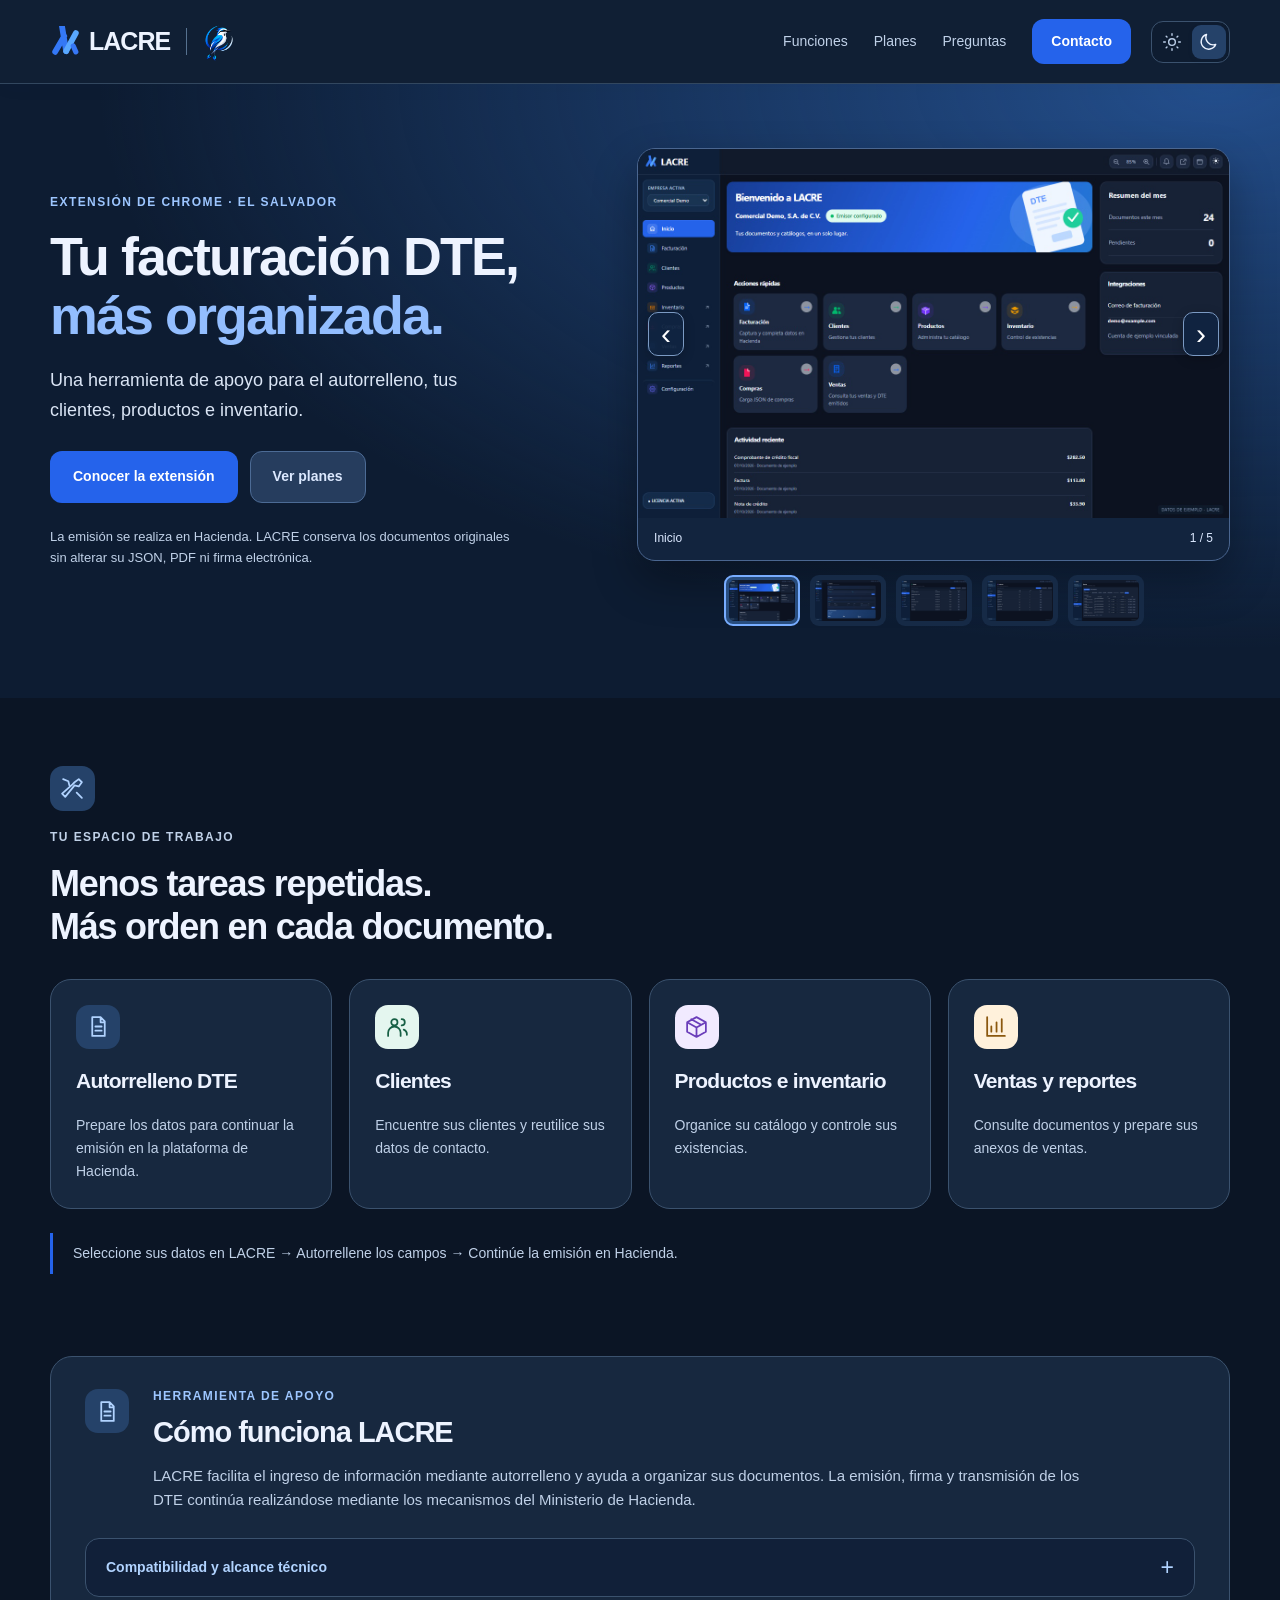
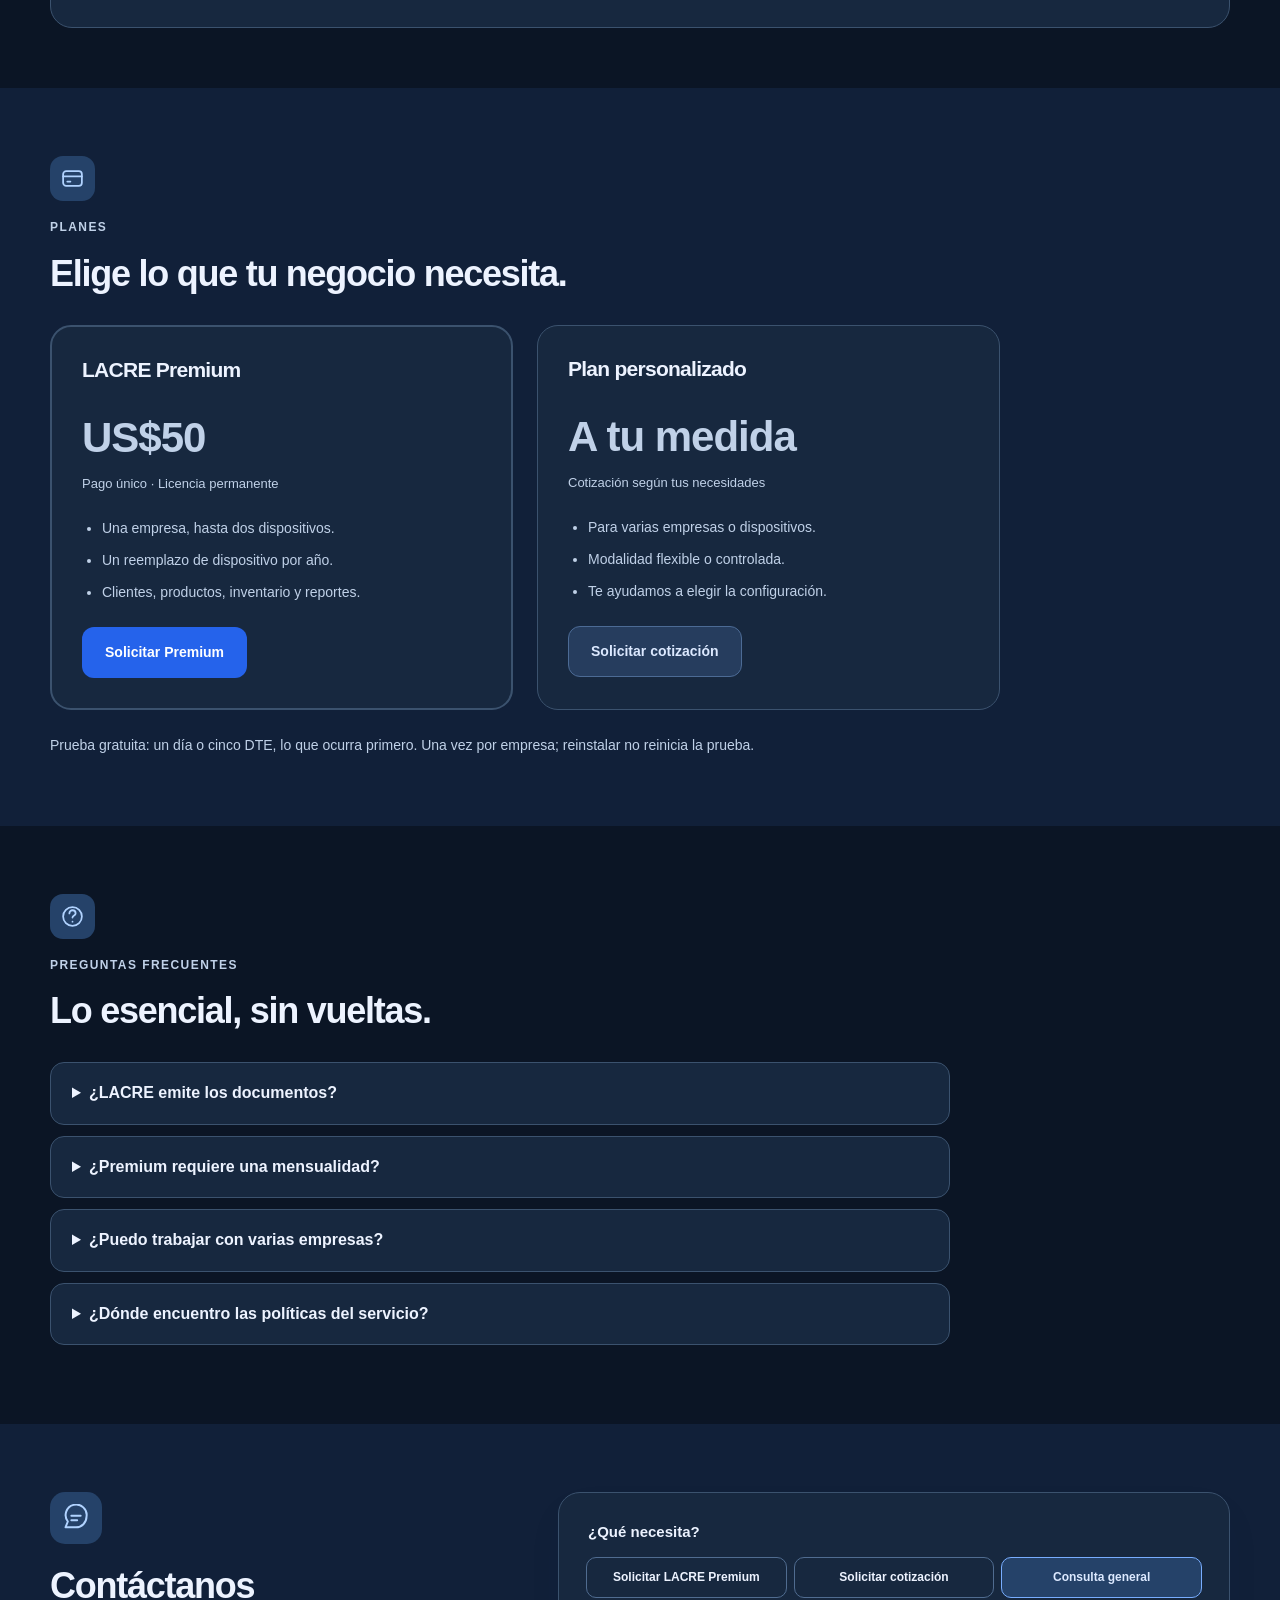
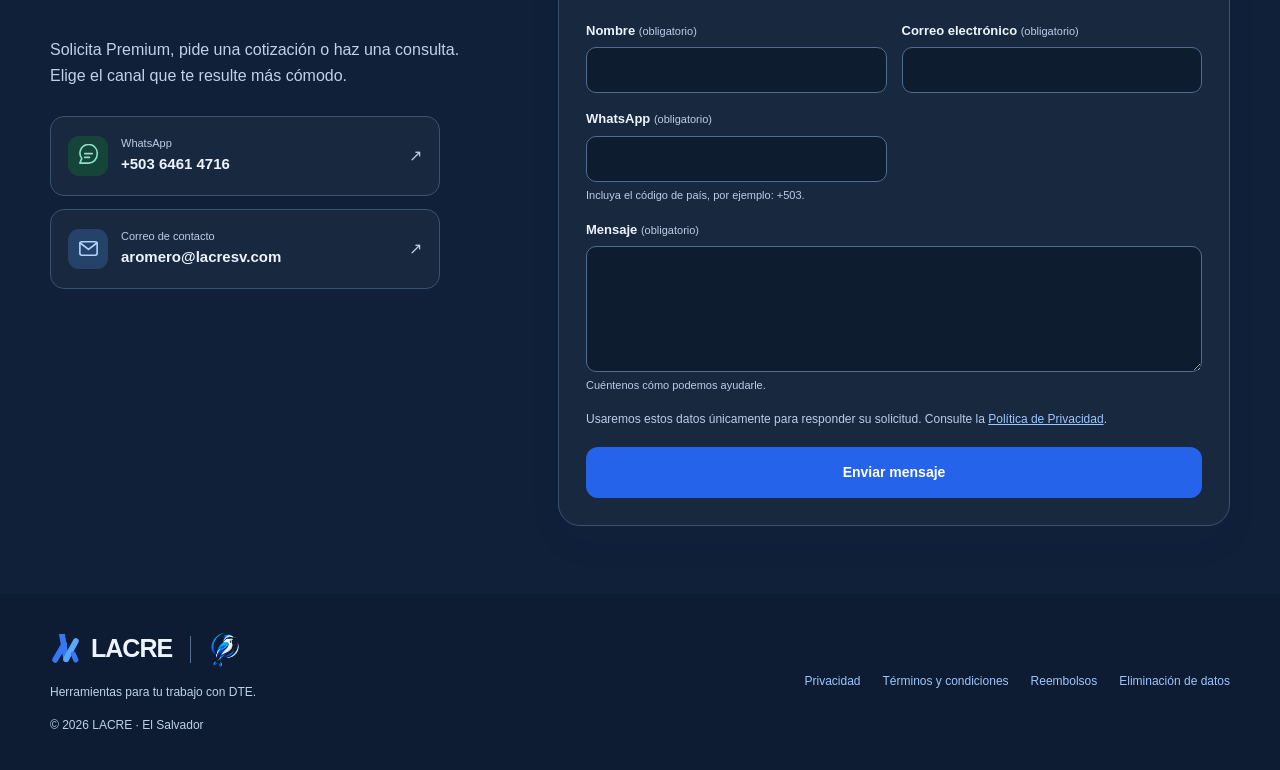
<file: index.html>
<!doctype html><html lang="es-SV" data-theme="dark"><head>
<meta charset="UTF-8">
<meta name="viewport" content="width=device-width, initial-scale=1">
<title>LACRE — Extensión de Chrome para facturación electrónica DTE</title>
<meta name="description" content="LACRE es una herramienta de apoyo para el autorrelleno y la organización de clientes, productos, inventario y documentos DTE en El Salvador.">
<meta name="theme-color" content="#122744">

<meta name="referrer" content="strict-origin-when-cross-origin">
<link rel="canonical" href="https://lacresv.com/">
<link rel="icon" href="/favicon.ico" sizes="any">
<link rel="icon" type="image/png" sizes="48x48" href="/assets/favicon-48x48.png">
<link rel="icon" type="image/png" sizes="96x96" href="/assets/favicon-96x96.png">
<link rel="icon" type="image/png" sizes="192x192" href="/assets/favicon-192x192.png">
<link rel="apple-touch-icon" href="/assets/apple-touch-icon.png">
<meta property="og:site_name" content="LACRE">
<meta property="og:locale" content="es_SV">
<meta property="og:type" content="website">
<meta property="og:title" content="LACRE — Extensión de Chrome para facturación electrónica DTE">
<meta property="og:description" content="LACRE es una herramienta de apoyo para el autorrelleno y la organización de clientes, productos, inventario y documentos DTE en El Salvador.">
<meta property="og:url" content="https://lacresv.com/">
<meta property="og:image" content="https://lacresv.com/assets/torogoz-social.png">
<meta property="og:image:width" content="1200">
<meta property="og:image:height" content="1200">
<meta property="og:image:alt" content="Torogoz, ave nacional de El Salvador y símbolo de LACRE">
<meta name="twitter:card" content="summary">
<meta name="twitter:title" content="LACRE — Extensión de Chrome para facturación electrónica DTE">
<meta name="twitter:description" content="LACRE es una herramienta de apoyo para el autorrelleno y la organización de clientes, productos, inventario y documentos DTE en El Salvador.">
<meta name="twitter:image" content="https://lacresv.com/assets/torogoz-social.png">
<script type="application/ld+json">
{
  "@context": "https://schema.org",
  "@graph": [
    {
      "@type": "WebSite",
      "@id": "https://lacresv.com/#website",
      "url": "https://lacresv.com/",
      "name": "LACRE",
      "description": "LACRE es una herramienta de apoyo para el autorrelleno y la organización de clientes, productos, inventario y documentos DTE en El Salvador.",
      "inLanguage": "es-SV"
    },
    {
      "@type": "SoftwareApplication",
      "@id": "https://lacresv.com/#software",
      "name": "LACRE",
      "url": "https://lacresv.com/",
      "description": "LACRE es una extensión de Chrome para facturación electrónica en El Salvador. Se utiliza junto al portal de Facturación Electrónica del Ministerio de Hacienda. Es una herramienta independiente y no es un producto oficial del Ministerio de Hacienda.",
      "applicationCategory": "BusinessApplication",
      "operatingSystem": "Google Chrome",
      "browserRequirements": "Requiere Google Chrome",
      "inLanguage": "es-SV",
      "image": "https://lacresv.com/assets/torogoz-social.png",
      "installUrl": "https://chromewebstore.google.com/detail/lacre/npgfagljbcemdihigcihmjnohonejcgd",
      "isPartOf": {
        "@id": "https://lacresv.com/#website"
      },
      "featureList": [
        "Rellenado asistido en el portal",
        "Clientes y Productos",
        "Historial de documentos",
        "Inventario",
        "Respaldo y restauración",
        "Importación desde Excel",
        "Envío por correo"
      ],
      "offers": [
        {
          "@type": "Offer",
          "name": "LACRE Premium",
          "url": "https://lacresv.com/#planes",
          "price": "50",
          "priceCurrency": "USD",
          "availability": "https://schema.org/InStock",
          "description": "Pago único. Licencia permanente. 1 empresa y hasta 2 dispositivos de la misma empresa. 1 reemplazo de dispositivo por año."
        },
        {
          "@type": "Offer",
          "name": "Licencia personalizada",
          "url": "https://lacresv.com/#contacto",
          "availability": "https://schema.org/InStock",
          "description": "Precio bajo cotización. Varias empresas y dispositivos, modalidad flexible o controlada y reemplazos configurables según las necesidades del cliente."
        }
      ]
    },
    {
      "@type": "FAQPage",
      "@id": "https://lacresv.com/#faq",
      "mainEntity": [
        {
          "@type": "Question",
          "name": "¿Qué es LACRE?",
          "acceptedAnswer": {
            "@type": "Answer",
            "text": "LACRE es una extensión de Chrome para facturación electrónica en El Salvador. Se usa junto al portal de Facturación Electrónica de Hacienda y ayuda a rellenar datos, administrar clientes y productos, consultar el historial de documentos, llevar inventario, respaldar y restaurar su información, importar desde Excel y enviar documentos por correo."
          }
        },
        {
          "@type": "Question",
          "name": "¿Cuánto cuesta LACRE Premium?",
          "acceptedAnswer": {
            "@type": "Answer",
            "text": "LACRE Premium cuesta US$50, pago único y precio final."
          }
        },
        {
          "@type": "Question",
          "name": "¿La licencia Premium es permanente?",
          "acceptedAnswer": {
            "@type": "Answer",
            "text": "Sí. Premium es de pago único: no hay cuotas ni renovaciones por la licencia y esta no tiene fecha de vencimiento. Aplican los Términos y Condiciones."
          }
        },
        {
          "@type": "Question",
          "name": "¿En cuántos dispositivos puedo usar Premium?",
          "acceptedAnswer": {
            "@type": "Answer",
            "text": "En hasta 2 dispositivos, siempre de la misma empresa."
          }
        },
        {
          "@type": "Question",
          "name": "¿Cómo funciona el reemplazo de dispositivo?",
          "acceptedAnswer": {
            "@type": "Answer",
            "text": "Premium incluye 1 reemplazo de dispositivo por año. Sirve para sustituir uno de sus dispositivos autorizados por otro, por ejemplo si cambia o pierde una computadora. Si no lo utiliza, no se acumula para el año siguiente."
          }
        },
        {
          "@type": "Question",
          "name": "¿Qué es una licencia personalizada?",
          "acceptedAnswer": {
            "@type": "Answer",
            "text": "Es una licencia configurada según sus necesidades: número de empresas, número de dispositivos, reemplazos y modalidad. Se cotiza a la medida."
          }
        },
        {
          "@type": "Question",
          "name": "¿Cuál es la diferencia entre modalidad flexible y controlada?",
          "acceptedAnswer": {
            "@type": "Answer",
            "text": "Flexible: los dispositivos autorizados pueden trabajar con las empresas autorizadas según los límites contratados. Controlada: la configuración determina qué empresas puede utilizar cada dispositivo; por ejemplo, un despacho decide qué empresas atiende cada equipo."
          }
        },
        {
          "@type": "Question",
          "name": "¿Cuánto dura la prueba gratuita?",
          "acceptedAnswer": {
            "@type": "Answer",
            "text": "La prueba gratuita dura 1 día o 5 DTE, lo que ocurra primero. Es una prueba por empresa: reinstalar la extensión o cambiar de dispositivo no la reinicia."
          }
        },
        {
          "@type": "Question",
          "name": "¿Cómo puedo adquirir una licencia?",
          "acceptedAnswer": {
            "@type": "Answer",
            "text": "Envíe su solicitud en la sección Contáctanos. Le indicaremos cómo realizar el pago. Cuando se confirme el pago, le entregamos su identificador de licencia y su secreto de activación, y usted activa LACRE en la extensión. No pedimos su NIT en la solicitud: la licencia se vincula a su empresa al activarla."
          }
        },
        {
          "@type": "Question",
          "name": "¿LACRE es un sistema oficial de Hacienda?",
          "acceptedAnswer": {
            "@type": "Answer",
            "text": "No. LACRE es una herramienta independiente y no es un producto oficial del Ministerio de Hacienda. Se utiliza junto al portal de Facturación Electrónica de Hacienda."
          }
        }
      ]
    }
  ]
}
</script>


<meta http-equiv="Content-Security-Policy" content="default-src 'none'; script-src 'self' 'sha256-oUkjGoDu7vNb1N3rY5zoYWPXDfsq+YTYN7MuIyv4dRI='; style-src 'self'; img-src 'self' data:; connect-src https://lacre-contacto.panel-dte-oauth.workers.dev https://lacre-ventas.panel-dte-oauth.workers.dev; form-action 'self'; base-uri 'none'">
<link rel="stylesheet" href="/assets/lacre-site.css"></head><body><header><div class="wrap nav"><a class="brand" href="/"><img class="brand-mark" src="/assets/lacre-mark.svg" alt=""><span>LACRE</span><span class="brand-divider" aria-hidden="true"></span><img class="brand-bird" src="/assets/torogoz.png" alt="Torogoz, identidad salvadoreña de LACRE"></a><nav aria-label="Principal"><a href="/#funciones">Funciones</a><a href="/#planes">Planes</a><a href="/#preguntas">Preguntas</a><a class="btn small" href="/#contacto">Contacto</a></nav><div class="theme-controls" role="group" aria-label="Tema de la página"><button type="button" data-theme-choice="light" aria-label="Tema claro" title="Tema claro" aria-pressed="true"><svg viewBox="0 0 24 24" fill="none" stroke="currentColor" stroke-width="1.7" stroke-linecap="round" stroke-linejoin="round" aria-hidden="true"><circle cx="12" cy="12" r="4"/><path d="M12 2v2M12 20v2M2 12h2M20 12h2M5 5l1 1M18 18l1 1M5 19l1-1M18 6l1-1"/></svg></button><button type="button" data-theme-choice="dark" aria-label="Tema oscuro" title="Tema oscuro" aria-pressed="false"><svg viewBox="0 0 24 24" fill="none" stroke="currentColor" stroke-width="1.7" stroke-linecap="round" stroke-linejoin="round" aria-hidden="true"><path d="M20 15A9 9 0 0 1 9 3a9 9 0 1 0 11 12Z"/></svg></button></div></div></header><main><section class="hero"><div class="wrap hero-grid"><div><p class="eyebrow">Extensión de Chrome · El Salvador</p><h1>Tu facturación DTE,<br><span>más organizada.</span></h1><p class="lede">Una herramienta de apoyo para el autorrelleno, tus clientes, productos e inventario.</p><div class="actions"><a class="btn" href="https://chromewebstore.google.com/detail/lacre/npgfagljbcemdihigcihmjnohonejcgd" target="_blank" rel="noopener">Conocer la extensión</a><a class="btn secondary" href="#planes">Ver planes</a></div><p class="hero-note">La emisión se realiza en Hacienda. LACRE conserva los documentos originales sin alterar su JSON, PDF ni firma electrónica.</p></div><div class="preview"><div class="gallery"><div class="gallery-stage"><img id="gallery-img" src="/assets/inicio.jpg" alt="Inicio de LACRE"><button type="button" id="gallery-prev" class="gallery-arrow prev" aria-label="Imagen anterior">‹</button><button type="button" id="gallery-next" class="gallery-arrow next" aria-label="Imagen siguiente">›</button></div><div class="gallery-caption-row"><span id="gallery-caption"></span><span id="gallery-counter" aria-live="polite"></span></div></div><div class="gallery-thumbnails" role="group" aria-label="Vistas de la extensión"><button type="button" data-slide="0" aria-label="Ver Inicio" aria-pressed="true"><img src="/assets/inicio.jpg" alt=""></button><button type="button" data-slide="1" aria-label="Ver Facturación" aria-pressed="false"><img src="/assets/facturacion.jpg" alt=""></button><button type="button" data-slide="2" aria-label="Ver Clientes" aria-pressed="false"><img src="/assets/clientes.jpg" alt=""></button><button type="button" data-slide="3" aria-label="Ver Productos" aria-pressed="false"><img src="/assets/productos.jpg" alt=""></button><button type="button" data-slide="4" aria-label="Ver Reportes" aria-pressed="false"><img src="/assets/reportes.jpg" alt=""></button></div></div></div></section>
<section id="funciones"><div class="wrap"><div class="section-title"><div class="section-icon"><svg viewBox="0 0 24 24" fill="none" stroke="currentColor" stroke-width="1.7" stroke-linecap="round" stroke-linejoin="round" aria-hidden="true"><path d="m14 6 4-3 3 3-3 4-4-1-9 11-3-3 10-9ZM3 3l5 2 1 4M16 16l5 5"/></svg></div><p class="eyebrow">Tu espacio de trabajo</p><h2>Menos tareas repetidas.<br>Más orden en cada documento.</h2></div><div class="features"><article class="card"><div class="badge"><svg viewBox="0 0 24 24" fill="none" stroke="currentColor" stroke-width="1.7" stroke-linecap="round" stroke-linejoin="round" aria-hidden="true"><path d="M14 3H6v18h12V7zM14 3v5h4M9 12h6M9 16h6"/></svg></div><h3>Autorrelleno DTE</h3><p>Prepare los datos para continuar la emisión en la plataforma de Hacienda.</p></article><article class="card"><div class="badge"><svg viewBox="0 0 24 24" fill="none" stroke="currentColor" stroke-width="1.7" stroke-linecap="round" stroke-linejoin="round" aria-hidden="true"><circle cx="9" cy="8" r="3"/><path d="M3 21v-3a6 6 0 0 1 12 0v3M16 5a3 3 0 0 1 0 6M18 15a5 5 0 0 1 3 5"/></svg></div><h3>Clientes</h3><p>Encuentre sus clientes y reutilice sus datos de contacto.</p></article><article class="card"><div class="badge"><svg viewBox="0 0 24 24" fill="none" stroke="currentColor" stroke-width="1.7" stroke-linecap="round" stroke-linejoin="round" aria-hidden="true"><path d="m12 3 9 5v9l-9 5-9-5V8zM3 8l9 5 9-5M12 13v9M7 5l9 5"/></svg></div><h3>Productos e inventario</h3><p>Organice su catálogo y controle sus existencias.</p></article><article class="card"><div class="badge"><svg viewBox="0 0 24 24" fill="none" stroke="currentColor" stroke-width="1.7" stroke-linecap="round" stroke-linejoin="round" aria-hidden="true"><path d="M4 3v18h17M8 17v-5M13 17V8M18 17V5"/></svg></div><h3>Ventas y reportes</h3><p>Consulte documentos y prepare sus anexos de ventas.</p></article></div><p class="workflow">Seleccione sus datos en LACRE → Autorrellene los campos → Continúe la emisión en Hacienda.</p></div></section>
<section id="como-funciona" class="scope-section"><div class="wrap"><div class="scope-card"><div class="scope-intro"><div class="badge"><svg viewBox="0 0 24 24" fill="none" stroke="currentColor" stroke-width="1.7" stroke-linecap="round" stroke-linejoin="round" aria-hidden="true"><path d="M14 3H6v18h12V7zM14 3v5h4M9 12h6M9 16h6"/></svg></div><div><p class="eyebrow">Herramienta de apoyo</p><h2>Cómo funciona LACRE</h2><p>LACRE facilita el ingreso de información mediante autorrelleno y ayuda a organizar sus documentos. La emisión, firma y transmisión de los DTE continúa realizándose mediante los mecanismos del Ministerio de Hacienda.</p></div></div><details class="scope-details"><summary><span>Compatibilidad y alcance técnico</span><span class="scope-toggle" aria-hidden="true">+</span></summary><div class="scope-content"><h3>Diseñada para la actualización de Facturación Electrónica</h3><p>Está preparada para trabajar con la actualización de la Normativa de Cumplimiento de los Documentos Tributarios Electrónicos (DTE), Versión 2.0.</p><p>LACRE funciona como una herramienta de apoyo dentro del flujo habitual de facturación electrónica, facilitando el ingreso de información y la gestión de los documentos. La extensión:</p><ul><li><svg viewBox="0 0 24 24" fill="none" stroke="currentColor" stroke-width="2" stroke-linecap="round" stroke-linejoin="round" aria-hidden="true"><path d="m5 12 4 4 10-10"/></svg><span>No utiliza la API del Sistema de Transmisión para emitir DTE.</span></li><li><svg viewBox="0 0 24 24" fill="none" stroke="currentColor" stroke-width="2" stroke-linecap="round" stroke-linejoin="round" aria-hidden="true"><path d="m5 12 4 4 10-10"/></svg><span>No utiliza certificados de firma electrónica del Ministerio de Hacienda.</span></li><li><svg viewBox="0 0 24 24" fill="none" stroke="currentColor" stroke-width="2" stroke-linecap="round" stroke-linejoin="round" aria-hidden="true"><path d="m5 12 4 4 10-10"/></svg><span>No modifica los procesos de generación, firma o transmisión de los DTE.</span></li><li><svg viewBox="0 0 24 24" fill="none" stroke="currentColor" stroke-width="2" stroke-linecap="round" stroke-linejoin="round" aria-hidden="true"><path d="m5 12 4 4 10-10"/></svg><span>No sustituye los mecanismos oficiales establecidos para la transmisión de DTE.</span></li><li><svg viewBox="0 0 24 24" fill="none" stroke="currentColor" stroke-width="2" stroke-linecap="round" stroke-linejoin="round" aria-hidden="true"><path d="m5 12 4 4 10-10"/></svg><span>Facilita el ingreso de información mediante autorrellenado y automatización de tareas operativas.</span></li><li><svg viewBox="0 0 24 24" fill="none" stroke="currentColor" stroke-width="2" stroke-linecap="round" stroke-linejoin="round" aria-hidden="true"><path d="m5 12 4 4 10-10"/></svg><span>Permite organizar y gestionar los documentos generados durante el proceso.</span></li></ul><p class="scope-closing"><strong>La emisión y transmisión de los DTE continúa realizándose mediante los mecanismos establecidos por el Ministerio de Hacienda.</strong></p></div></details></div></div></section><section class="plans-bg" id="planes"><div class="wrap"><div class="section-title"><div class="section-icon"><svg viewBox="0 0 24 24" fill="none" stroke="currentColor" stroke-width="1.7" stroke-linecap="round" stroke-linejoin="round" aria-hidden="true"><rect x="3" y="5" width="18" height="14" rx="3"/><path d="M3 10h18M7 15h3"/></svg></div><p class="eyebrow">Planes</p><h2>Elige lo que tu negocio necesita.</h2></div><div class="plans"><article class="card plan premium"><h3>LACRE Premium</h3><p class="price">US$50</p><p class="caption">Pago único · Licencia permanente</p><ul><li>Una empresa, hasta dos dispositivos.</li><li>Un reemplazo de dispositivo por año.</li><li>Clientes, productos, inventario y reportes.</li></ul><a class="btn" href="#contacto" data-solicitud="premium">Solicitar Premium</a></article><article class="card plan"><h3>Plan personalizado</h3><p class="price">A tu medida</p><p class="caption">Cotización según tus necesidades</p><ul><li>Para varias empresas o dispositivos.</li><li>Modalidad flexible o controlada.</li><li>Te ayudamos a elegir la configuración.</li></ul><a class="btn secondary" href="#contacto" data-solicitud="personalizada">Solicitar cotización</a></article></div><p class="trial">Prueba gratuita: un día o cinco DTE, lo que ocurra primero. Una vez por empresa; reinstalar no reinicia la prueba.</p></div></section>
<section id="preguntas"><div class="wrap"><div class="section-title"><div class="section-icon"><svg viewBox="0 0 24 24" fill="none" stroke="currentColor" stroke-width="1.7" stroke-linecap="round" stroke-linejoin="round" aria-hidden="true"><circle cx="12" cy="12" r="9"/><path d="M9 9a3 3 0 0 1 6 0c0 2-3 2-3 4M12 17h.01"/></svg></div><p class="eyebrow">Preguntas frecuentes</p><h2>Lo esencial, sin vueltas.</h2></div><div class="faq"><details><summary>¿LACRE emite los documentos?</summary><p>LACRE ayuda a preparar y autorrellenar los datos. La emisión del DTE se realiza en la plataforma de Hacienda.</p></details><details><summary>¿Premium requiere una mensualidad?</summary><p>Es una licencia permanente de pago único para una empresa y hasta dos dispositivos.</p></details><details><summary>¿Puedo trabajar con varias empresas?</summary><p>El plan personalizado permite cotizar una configuración de empresas y dispositivos según lo que necesite.</p></details><details><summary>¿Dónde encuentro las políticas del servicio?</summary><p>La privacidad, los términos, los reembolsos y la eliminación de datos están disponibles en el pie de esta página.</p></details></div></div></section>
<section class="plans-bg" id="contacto"><div class="wrap contact-grid"><div class="contact-copy"><div class="contact-icon"><svg viewBox="0 0 24 24" fill="none" stroke="currentColor" stroke-width="1.7" stroke-linecap="round" stroke-linejoin="round" aria-hidden="true"><path d="M21 11a9 9 0 0 1-9 9H3l2-5a9 9 0 1 1 16-4ZM8 10h8M8 14h5"/></svg></div><h2>Contáctanos</h2><p>Solicita Premium, pide una cotización o haz una consulta. Elige el canal que te resulte más cómodo.</p><div class="contact-channels"><a class="channel-card whatsapp-card" href="https://wa.me/50364614716?text=Hola%2C%20quiero%20informaci%C3%B3n%20sobre%20LACRE." target="_blank" rel="noopener noreferrer"><span class="channel-icon"><svg viewBox="0 0 24 24" fill="none" stroke="currentColor" stroke-width="1.7" stroke-linecap="round" stroke-linejoin="round" aria-hidden="true"><path d="M21 11a9 9 0 0 1-9 9H3l2-5a9 9 0 1 1 16-4ZM8 10h8M8 14h5"/></svg></span><span><small>WhatsApp</small><strong>+503 6461 4716</strong></span><span class="channel-arrow" aria-hidden="true">↗</span></a><a class="channel-card" href="mailto:aromero@lacresv.com"><span class="channel-icon"><svg viewBox="0 0 24 24" fill="none" stroke="currentColor" stroke-width="1.7" stroke-linecap="round" stroke-linejoin="round" aria-hidden="true"><rect x="3" y="5" width="18" height="14" rx="2"/><path d="m3 6 9 7 9-7"/></svg></span><span><small>Correo de contacto</small><strong>aromero@lacresv.com</strong></span><span class="channel-arrow" aria-hidden="true">↗</span></a></div></div><div class="contact-card"><noscript><p>Puede escribirnos por correo o WhatsApp. Active JavaScript para enviar una solicitud desde el formulario.</p></noscript><div id="solicitud" hidden><div id="form-exito" class="exito" hidden>
            <h3 id="exito-titulo" tabindex="-1"></h3>
            <p id="exito-texto"></p>
            <div id="whatsapp-continuar" class="exito-pago" hidden>
              <p id="whatsapp-continuar-codigo" class="whatsapp-codigo" hidden></p>
              <a class="btn btn-primary" id="whatsapp-continuar-enlace" href="#" target="_blank" rel="noopener noreferrer">Continuar por WhatsApp</a>
            </div>
            <button type="button" class="btn btn-ghost" id="nueva-solicitud">Enviar otra solicitud</button>
          </div><form id="form-solicitud" novalidate aria-labelledby="form-titulo">
            <h3 id="form-titulo" class="solo-lectores">Formulario de contacto</h3>

            <div id="form-errores" class="resumen-errores" role="alert" tabindex="-1" hidden>
              <h3>Revise los siguientes puntos</h3>
              <ul id="form-errores-lista"></ul>
            </div>
            <p id="form-estado" class="solo-lectores" role="status" aria-live="polite"></p>

            <fieldset class="tipos">
              <legend>¿Qué necesita?</legend>
              <div class="tipos-opciones">
                <label class="tipo-op"><input type="radio" name="tipo" id="tipo-premium" value="premium"><span>Solicitar LACRE Premium</span></label>
                <label class="tipo-op"><input type="radio" name="tipo" id="tipo-personalizada" value="personalizada"><span>Solicitar cotización</span></label>
                <label class="tipo-op"><input type="radio" name="tipo" id="tipo-consulta" value="consulta" checked><span>Consulta general</span></label>
              </div>
            </fieldset>

            <div class="form-fields"><div class="campo">
              <label for="f-nombre">Nombre <span class="req">(obligatorio)</span></label>
              <input type="text" id="f-nombre" name="nombre" autocomplete="name" maxlength="100" aria-required="true">
              <p class="campo-error" id="err-nombre" hidden></p>
            </div>

            <div class="campo" data-solo="personalizada" hidden>
              <label for="f-empresa">Empresa o negocio <span class="req">(opcional)</span></label>
              <input type="text" id="f-empresa" name="empresa" autocomplete="organization" maxlength="120" disabled>
              <p class="campo-error" id="err-empresa" hidden></p>
            </div>

            <div class="campo">
              <label for="f-correo">Correo electrónico <span class="req">(obligatorio)</span></label>
              <input type="email" id="f-correo" name="correo" autocomplete="email" inputmode="email" autocapitalize="none" spellcheck="false" maxlength="254" aria-required="true">
              <p class="campo-error" id="err-correo" hidden></p>
            </div>

            <div class="campo">
              <label for="f-telefono">WhatsApp <span class="req">(obligatorio)</span></label>
              <input type="tel" id="f-telefono" name="telefono" required aria-required="true" autocomplete="tel" inputmode="tel" maxlength="20" aria-describedby="ayuda-telefono" data-describedby-base="ayuda-telefono">
              <p class="campo-ayuda" id="ayuda-telefono">Incluya el código de país, por ejemplo: +503.</p>
              <p class="campo-error" id="err-telefono" hidden></p>
            </div>

            <div class="campo-fila" data-solo="personalizada" hidden>
              <div class="campo">
                <label for="f-empresas">Cantidad aproximada de empresas <span class="req">(obligatorio)</span></label>
                <input type="text" id="f-empresas" name="empresas" inputmode="numeric" pattern="[0-9]*" maxlength="4" autocomplete="off" aria-required="true" disabled>
                <p class="campo-error" id="err-empresas" hidden></p>
              </div>
              <div class="campo">
                <label for="f-dispositivos">Cantidad aproximada de dispositivos <span class="req">(obligatorio)</span></label>
                <input type="text" id="f-dispositivos" name="dispositivos" inputmode="numeric" pattern="[0-9]*" maxlength="4" autocomplete="off" aria-required="true" disabled>
                <p class="campo-error" id="err-dispositivos" hidden></p>
              </div>
            </div>

            <fieldset class="campo wide" id="grupo-modalidad" data-solo="personalizada" hidden>
              <legend>Modalidad <span class="req">(obligatorio)</span></legend>
              <label class="radio-linea"><input type="radio" name="modalidad" id="mod-flexible" value="flexible" disabled> Flexible</label>
              <label class="radio-linea"><input type="radio" name="modalidad" id="mod-controlada" value="controlada" disabled> Controlada</label>
              <label class="radio-linea"><input type="radio" name="modalidad" id="mod-no_seguro" value="no_seguro" checked disabled> No estoy seguro</label>
              <p class="campo-error" id="err-modalidad" hidden></p>
            </fieldset>

            <div class="campo wide">
              <label for="f-mensaje"><span id="lbl-mensaje-texto">Mensaje</span> <span class="req" id="lbl-mensaje-req">(obligatorio)</span></label>
              <textarea id="f-mensaje" name="mensaje" rows="4" maxlength="1000" aria-describedby="ayuda-mensaje" data-describedby-base="ayuda-mensaje" aria-required="true"></textarea>
              <p class="campo-ayuda" id="ayuda-mensaje">Cuéntenos cómo podemos ayudarle.</p>
              <p class="campo-error" id="err-mensaje" hidden></p>
            </div>

            </div><div class="hp" aria-hidden="true">
              <label for="f-verificacion">Dejar este campo en blanco</label>
              <input type="text" id="f-verificacion" name="verificacion" tabindex="-1" autocomplete="off">
            </div>

            <p class="aviso-privacidad">Usaremos estos datos únicamente para responder su solicitud. Consulte la <a href="/privacidad">Política de Privacidad</a>.</p>

            <button type="submit" class="btn btn-primary btn-form" id="btn-enviar">Enviar mensaje</button>
          </form></div></div></div></section></main><footer><div class="wrap foot"><a class="brand" href="/"><img class="brand-mark" src="/assets/lacre-mark.svg" alt=""><span>LACRE</span><span class="brand-divider" aria-hidden="true"></span><img class="brand-bird" src="/assets/torogoz.png" alt="Torogoz de LACRE"></a><p>Herramientas para tu trabajo con DTE.</p><nav aria-label="Información legal"><a href="/privacidad">Privacidad</a><a href="/terminos">Términos y condiciones</a><a href="/reembolso">Reembolsos</a><a href="/eliminacion-datos">Eliminación de datos</a></nav><small>© 2026 LACRE · El Salvador</small></div></footer><script src="/assets/lacre-ui.js" defer></script><script src="/assets/lacre-web.js" defer></script></body></html>
</file>
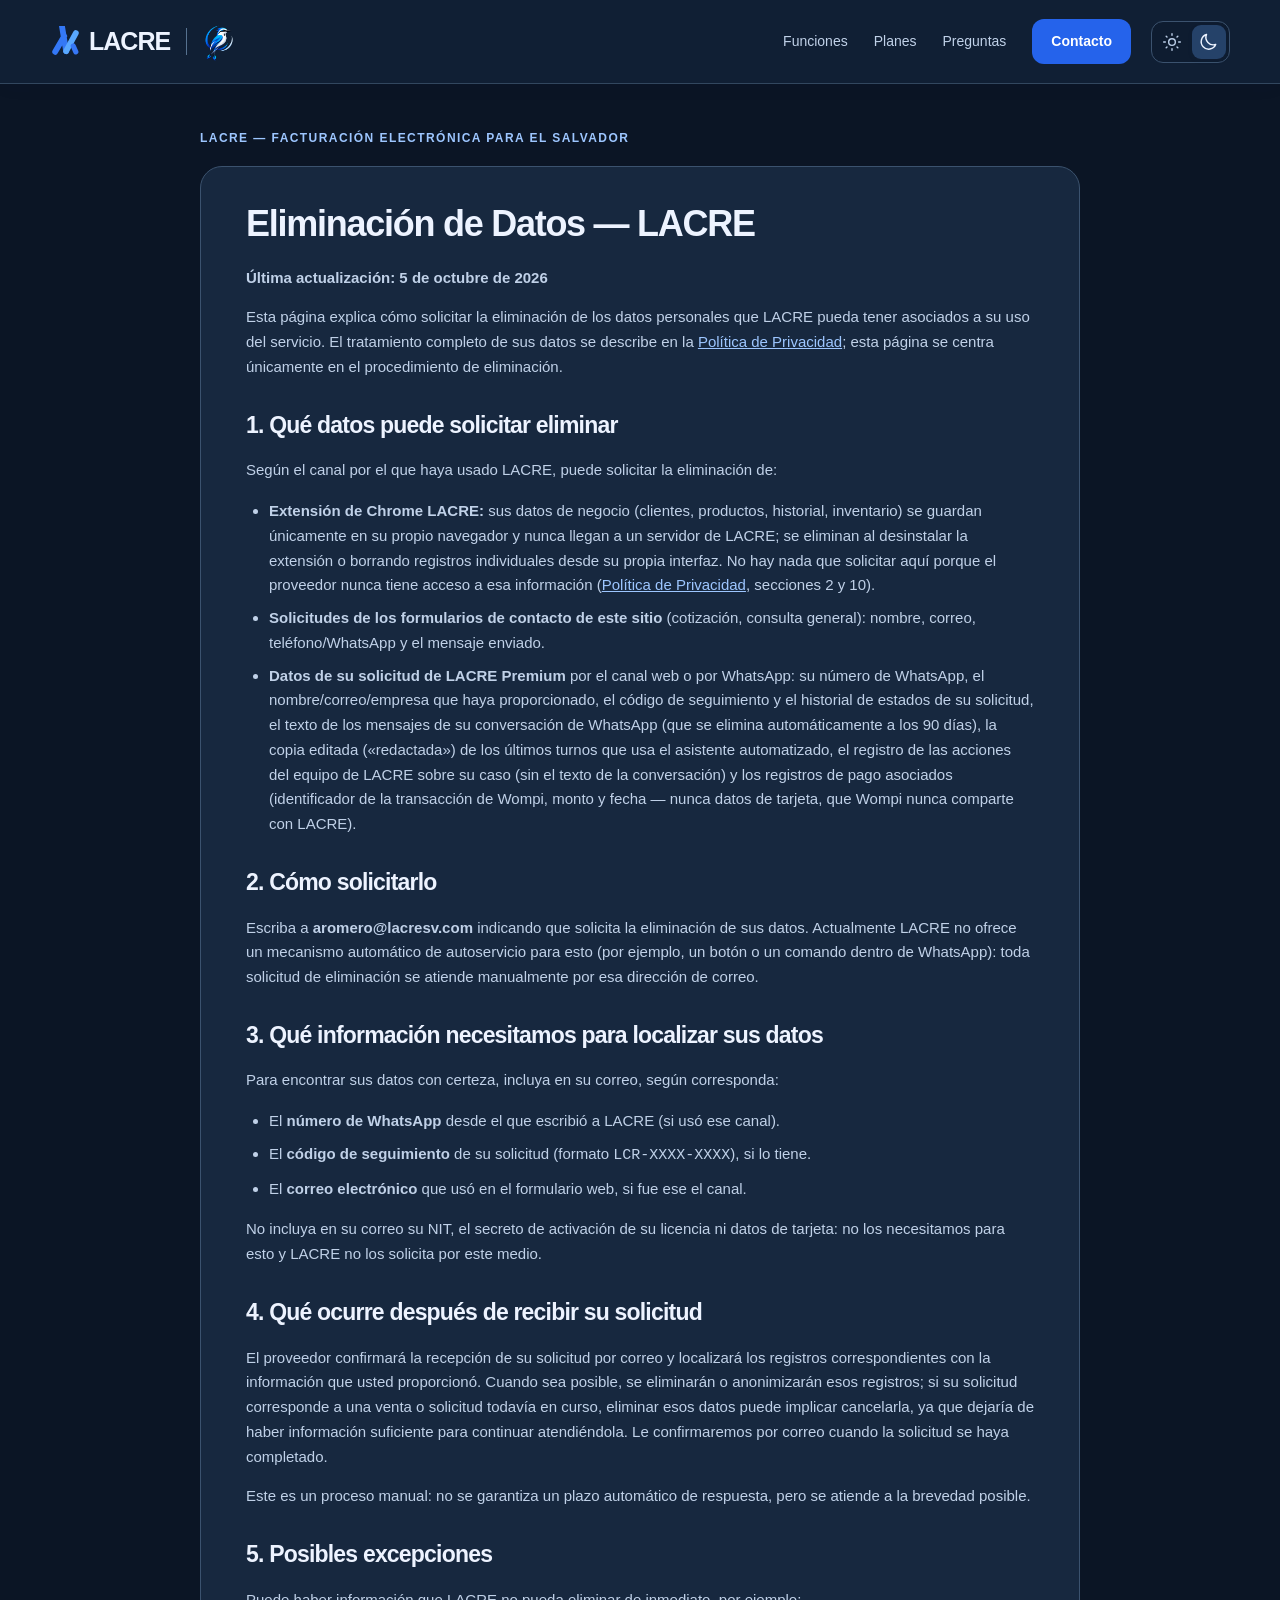
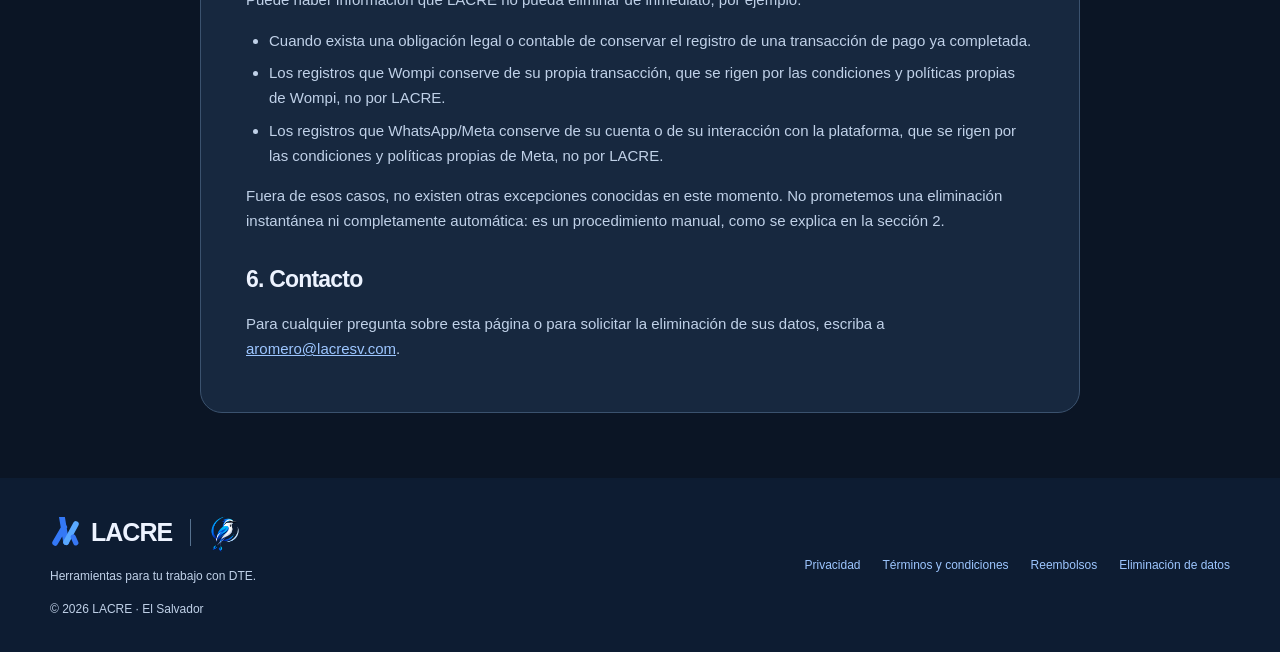
<file: eliminacion-datos.html>
<!doctype html><html lang="es-SV" data-theme="dark"><head>
<meta charset="UTF-8">
<meta name="viewport" content="width=device-width, initial-scale=1">
<title>Eliminación de Datos — LACRE</title>
<meta name="description" content="Cómo solicitar la eliminación de los datos personales que LACRE pueda tener asociados a su uso del servicio.">
<meta name="theme-color" content="#122744">

<meta name="referrer" content="strict-origin-when-cross-origin">
<link rel="canonical" href="https://lacresv.com/eliminacion-datos">
<link rel="icon" href="/favicon.ico" sizes="any">
<link rel="icon" type="image/png" sizes="48x48" href="/assets/favicon-48x48.png">
<link rel="icon" type="image/png" sizes="96x96" href="/assets/favicon-96x96.png">
<link rel="icon" type="image/png" sizes="192x192" href="/assets/favicon-192x192.png">
<link rel="apple-touch-icon" href="/assets/apple-touch-icon.png">


<meta http-equiv="Content-Security-Policy" content="default-src 'none'; script-src 'self'; style-src 'self'; img-src 'self' data:; connect-src https://lacre-contacto.panel-dte-oauth.workers.dev https://lacre-ventas.panel-dte-oauth.workers.dev; form-action 'self'; base-uri 'none'">
<link rel="stylesheet" href="/assets/lacre-site.css"></head><body><header><div class="wrap nav"><a class="brand" href="/"><img class="brand-mark" src="/assets/lacre-mark.svg" alt=""><span>LACRE</span><span class="brand-divider" aria-hidden="true"></span><img class="brand-bird" src="/assets/torogoz.png" alt="Torogoz, identidad salvadoreña de LACRE"></a><nav aria-label="Principal"><a href="/#funciones">Funciones</a><a href="/#planes">Planes</a><a href="/#preguntas">Preguntas</a><a class="btn small" href="/#contacto">Contacto</a></nav><div class="theme-controls" role="group" aria-label="Tema de la página"><button type="button" data-theme-choice="light" aria-label="Tema claro" title="Tema claro" aria-pressed="true"><svg viewBox="0 0 24 24" fill="none" stroke="currentColor" stroke-width="1.7" stroke-linecap="round" stroke-linejoin="round" aria-hidden="true"><circle cx="12" cy="12" r="4"/><path d="M12 2v2M12 20v2M2 12h2M20 12h2M5 5l1 1M18 18l1 1M5 19l1-1M18 6l1-1"/></svg></button><button type="button" data-theme-choice="dark" aria-label="Tema oscuro" title="Tema oscuro" aria-pressed="false"><svg viewBox="0 0 24 24" fill="none" stroke="currentColor" stroke-width="1.7" stroke-linecap="round" stroke-linejoin="round" aria-hidden="true"><path d="M20 15A9 9 0 0 1 9 3a9 9 0 1 0 11 12Z"/></svg></button></div></div></header><main class="legal-page">
  <div class="wrap">
    <span class="eyebrow">LACRE — Facturación electrónica para El Salvador</span>
    <div class="legal-card">

      <h1>Eliminación de Datos — LACRE</h1>
      <p><strong>Última actualización: 5 de octubre de 2026</strong></p>

      <p>Esta página explica cómo solicitar la eliminación de los datos personales que LACRE pueda tener asociados a su uso del servicio. El tratamiento completo de sus datos se describe en la <a href="/privacidad">Política de Privacidad</a>; esta página se centra únicamente en el procedimiento de eliminación.</p>

      <h2>1. Qué datos puede solicitar eliminar</h2>
      <p>Según el canal por el que haya usado LACRE, puede solicitar la eliminación de:</p>
      <ul>
        <li><strong>Extensión de Chrome LACRE:</strong> sus datos de negocio (clientes, productos, historial, inventario) se guardan únicamente en su propio navegador y nunca llegan a un servidor de LACRE; se eliminan al desinstalar la extensión o borrando registros individuales desde su propia interfaz. No hay nada que solicitar aquí porque el proveedor nunca tiene acceso a esa información (<a href="/privacidad">Política de Privacidad</a>, secciones 2 y 10).</li>
        <li><strong>Solicitudes de los formularios de contacto de este sitio</strong> (cotización, consulta general): nombre, correo, teléfono/WhatsApp y el mensaje enviado.</li>
        <li><strong>Datos de su solicitud de LACRE Premium</strong> por el canal web o por WhatsApp: su número de WhatsApp, el nombre/correo/empresa que haya proporcionado, el código de seguimiento y el historial de estados de su solicitud, el texto de los mensajes de su conversación de WhatsApp (que se elimina automáticamente a los 90 días), la copia editada («redactada») de los últimos turnos que usa el asistente automatizado, el registro de las acciones del equipo de LACRE sobre su caso (sin el texto de la conversación) y los registros de pago asociados (identificador de la transacción de Wompi, monto y fecha — nunca datos de tarjeta, que Wompi nunca comparte con LACRE).</li>
      </ul>

      <h2>2. Cómo solicitarlo</h2>
      <p>Escriba a <strong>aromero@lacresv.com</strong> indicando que solicita la eliminación de sus datos. Actualmente LACRE no ofrece un mecanismo automático de autoservicio para esto (por ejemplo, un botón o un comando dentro de WhatsApp): toda solicitud de eliminación se atiende manualmente por esa dirección de correo.</p>

      <h2>3. Qué información necesitamos para localizar sus datos</h2>
      <p>Para encontrar sus datos con certeza, incluya en su correo, según corresponda:</p>
      <ul>
        <li>El <strong>número de WhatsApp</strong> desde el que escribió a LACRE (si usó ese canal).</li>
        <li>El <strong>código de seguimiento</strong> de su solicitud (formato <code>LCR-XXXX-XXXX</code>), si lo tiene.</li>
        <li>El <strong>correo electrónico</strong> que usó en el formulario web, si fue ese el canal.</li>
      </ul>
      <p>No incluya en su correo su NIT, el secreto de activación de su licencia ni datos de tarjeta: no los necesitamos para esto y LACRE no los solicita por este medio.</p>

      <h2>4. Qué ocurre después de recibir su solicitud</h2>
      <p>El proveedor confirmará la recepción de su solicitud por correo y localizará los registros correspondientes con la información que usted proporcionó. Cuando sea posible, se eliminarán o anonimizarán esos registros; si su solicitud corresponde a una venta o solicitud todavía en curso, eliminar esos datos puede implicar cancelarla, ya que dejaría de haber información suficiente para continuar atendiéndola. Le confirmaremos por correo cuando la solicitud se haya completado.</p>
      <p>Este es un proceso manual: no se garantiza un plazo automático de respuesta, pero se atiende a la brevedad posible.</p>

      <h2>5. Posibles excepciones</h2>
      <p>Puede haber información que LACRE no pueda eliminar de inmediato, por ejemplo:</p>
      <ul>
        <li>Cuando exista una obligación legal o contable de conservar el registro de una transacción de pago ya completada.</li>
        <li>Los registros que Wompi conserve de su propia transacción, que se rigen por las condiciones y políticas propias de Wompi, no por LACRE.</li>
        <li>Los registros que WhatsApp/Meta conserve de su cuenta o de su interacción con la plataforma, que se rigen por las condiciones y políticas propias de Meta, no por LACRE.</li>
      </ul>
      <p>Fuera de esos casos, no existen otras excepciones conocidas en este momento. No prometemos una eliminación instantánea ni completamente automática: es un procedimiento manual, como se explica en la sección 2.</p>

      <h2>6. Contacto</h2>
      <p>Para cualquier pregunta sobre esta página o para solicitar la eliminación de sus datos, escriba a <a href="mailto:aromero@lacresv.com">aromero@lacresv.com</a>.</p>

    </div>
  </div>
</main><footer><div class="wrap foot"><a class="brand" href="/"><img class="brand-mark" src="/assets/lacre-mark.svg" alt=""><span>LACRE</span><span class="brand-divider" aria-hidden="true"></span><img class="brand-bird" src="/assets/torogoz.png" alt="Torogoz de LACRE"></a><p>Herramientas para tu trabajo con DTE.</p><nav aria-label="Información legal"><a href="/privacidad">Privacidad</a><a href="/terminos">Términos y condiciones</a><a href="/reembolso">Reembolsos</a><a href="/eliminacion-datos">Eliminación de datos</a></nav><small>© 2026 LACRE · El Salvador</small></div></footer><script src="/assets/lacre-ui.js" defer></script></body></html>
</file>
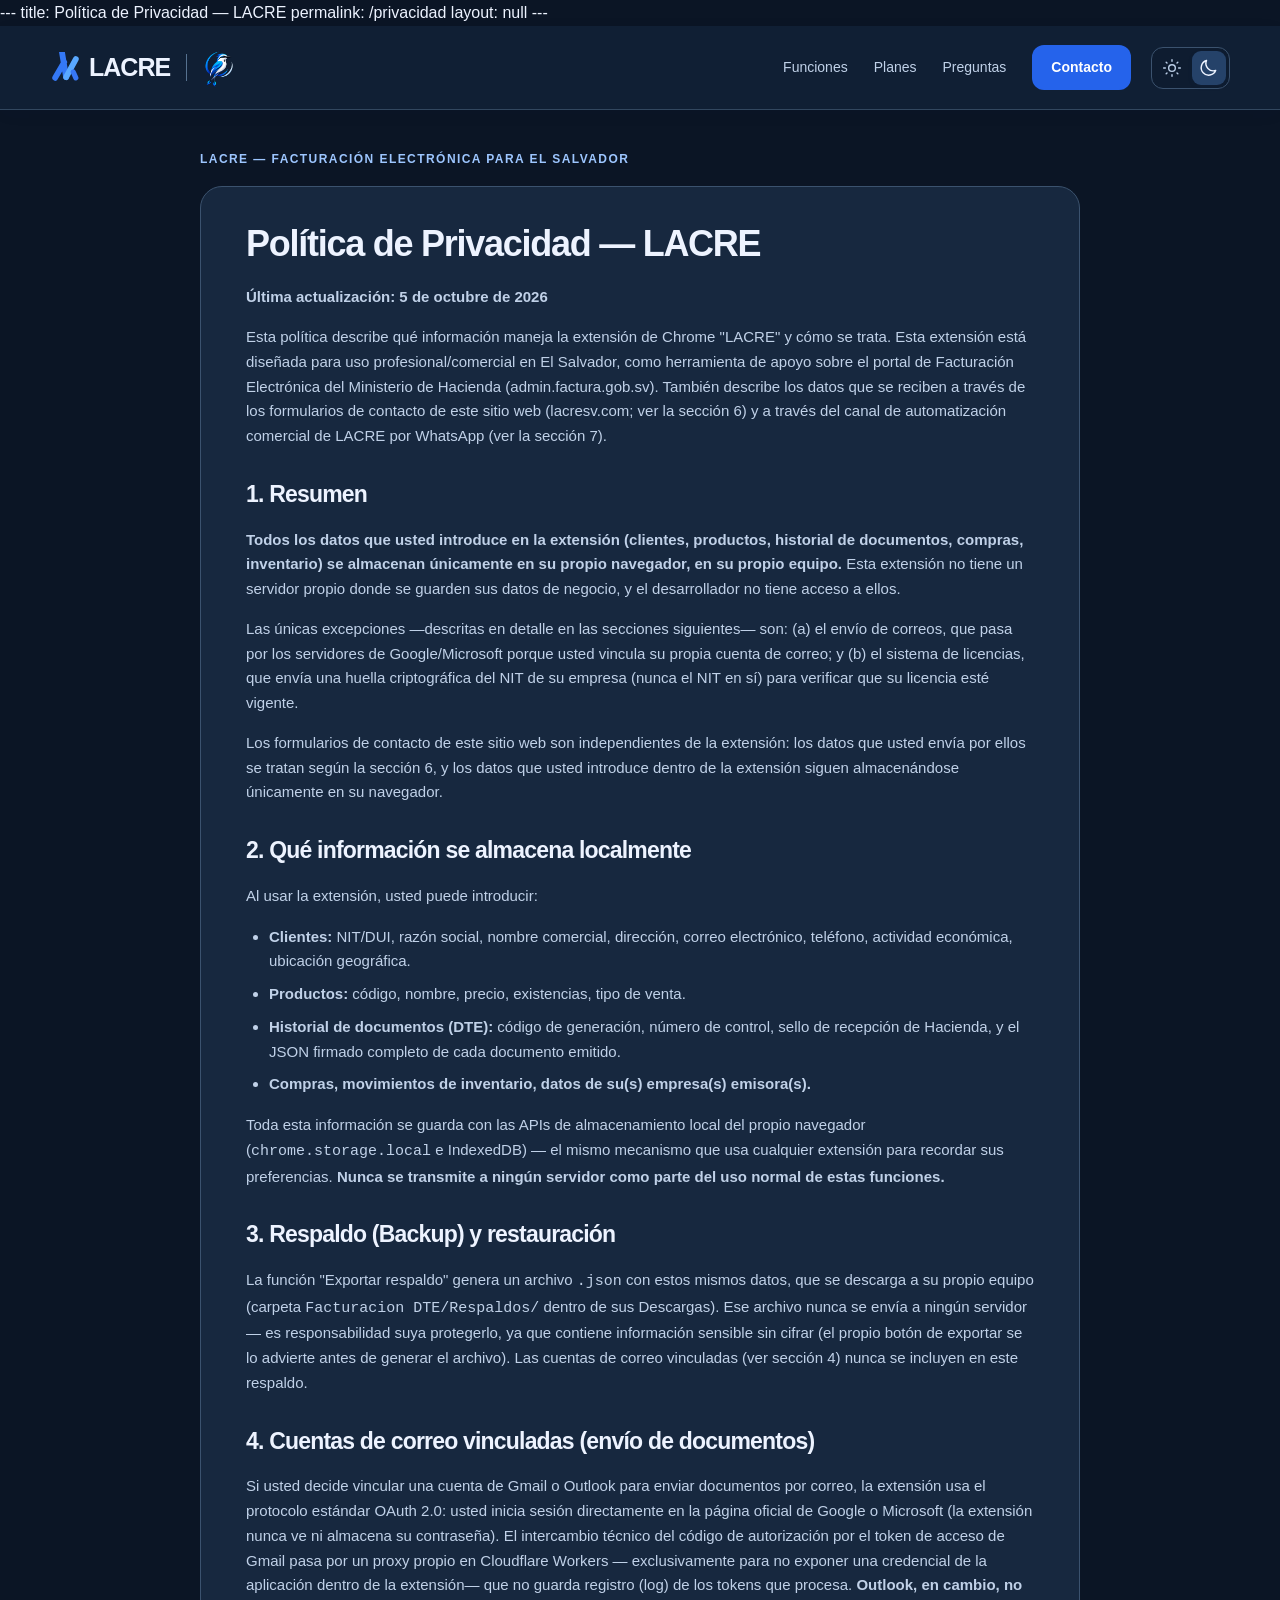
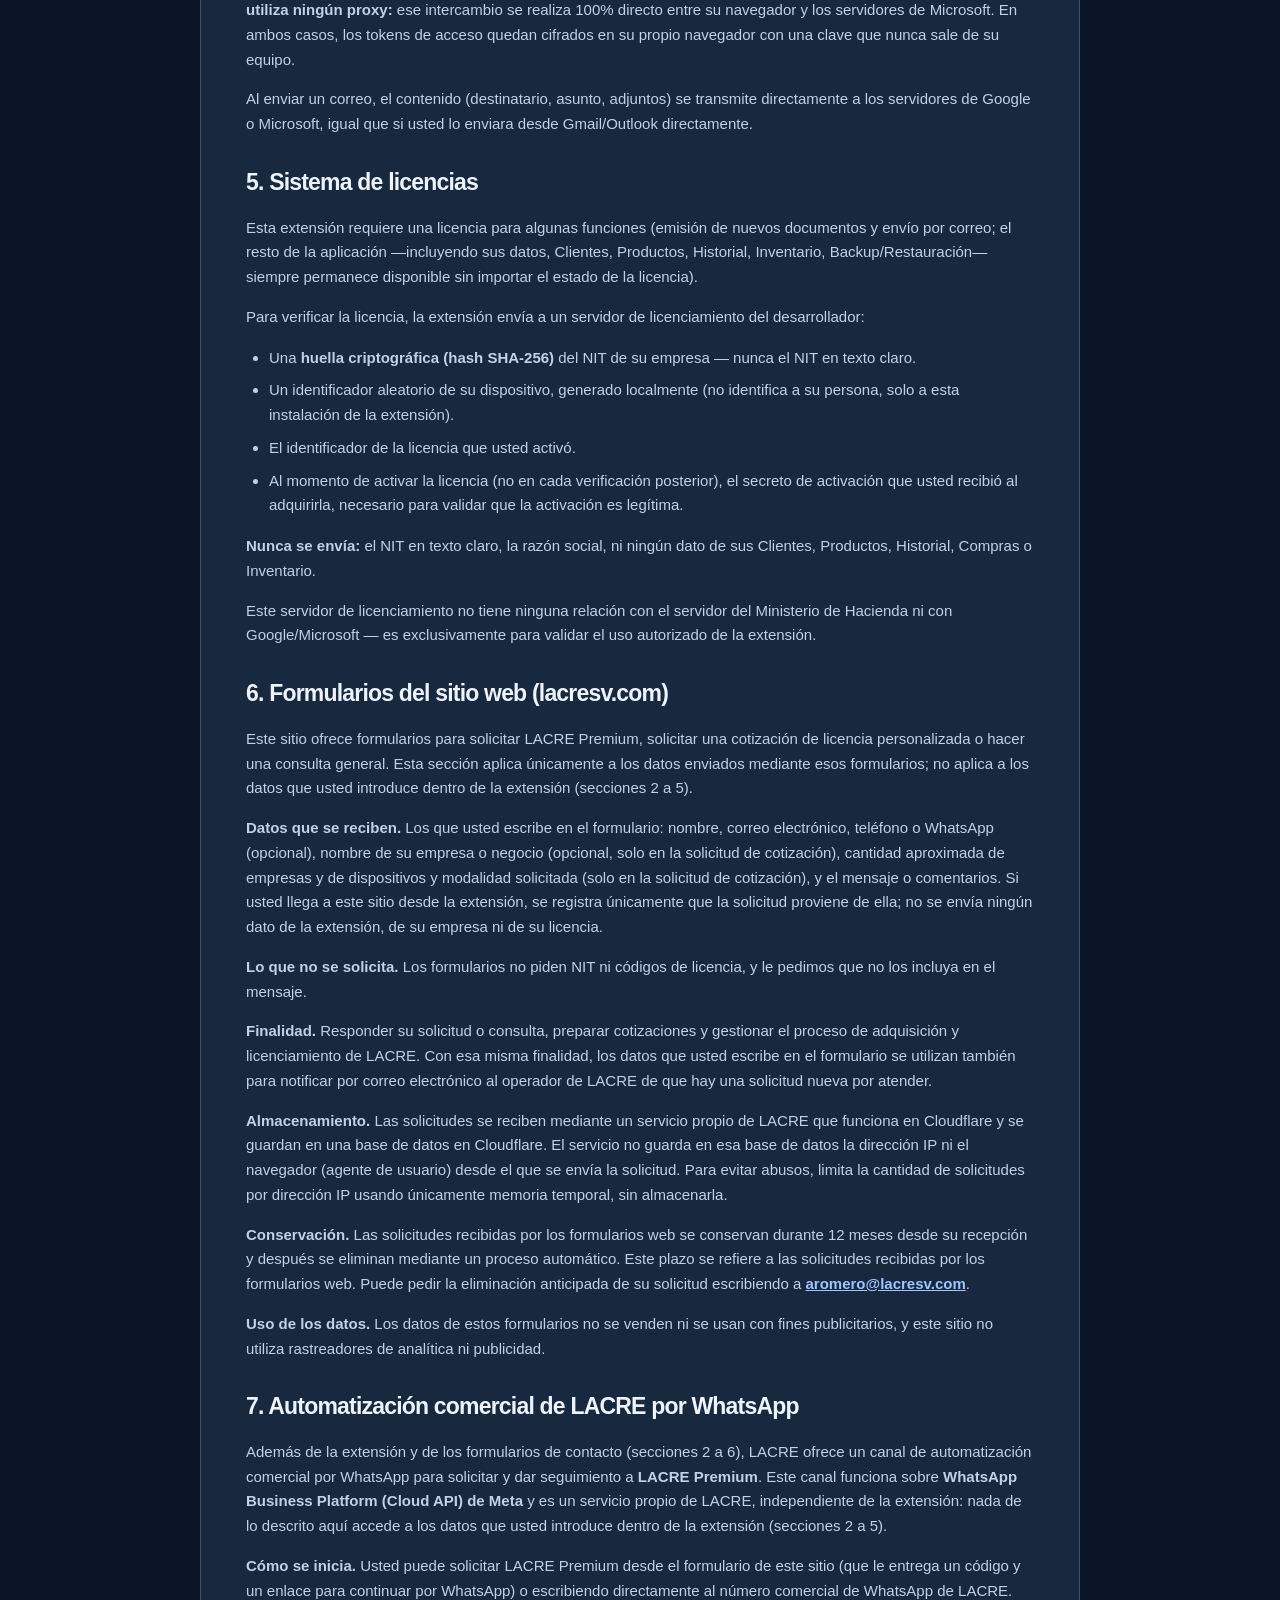
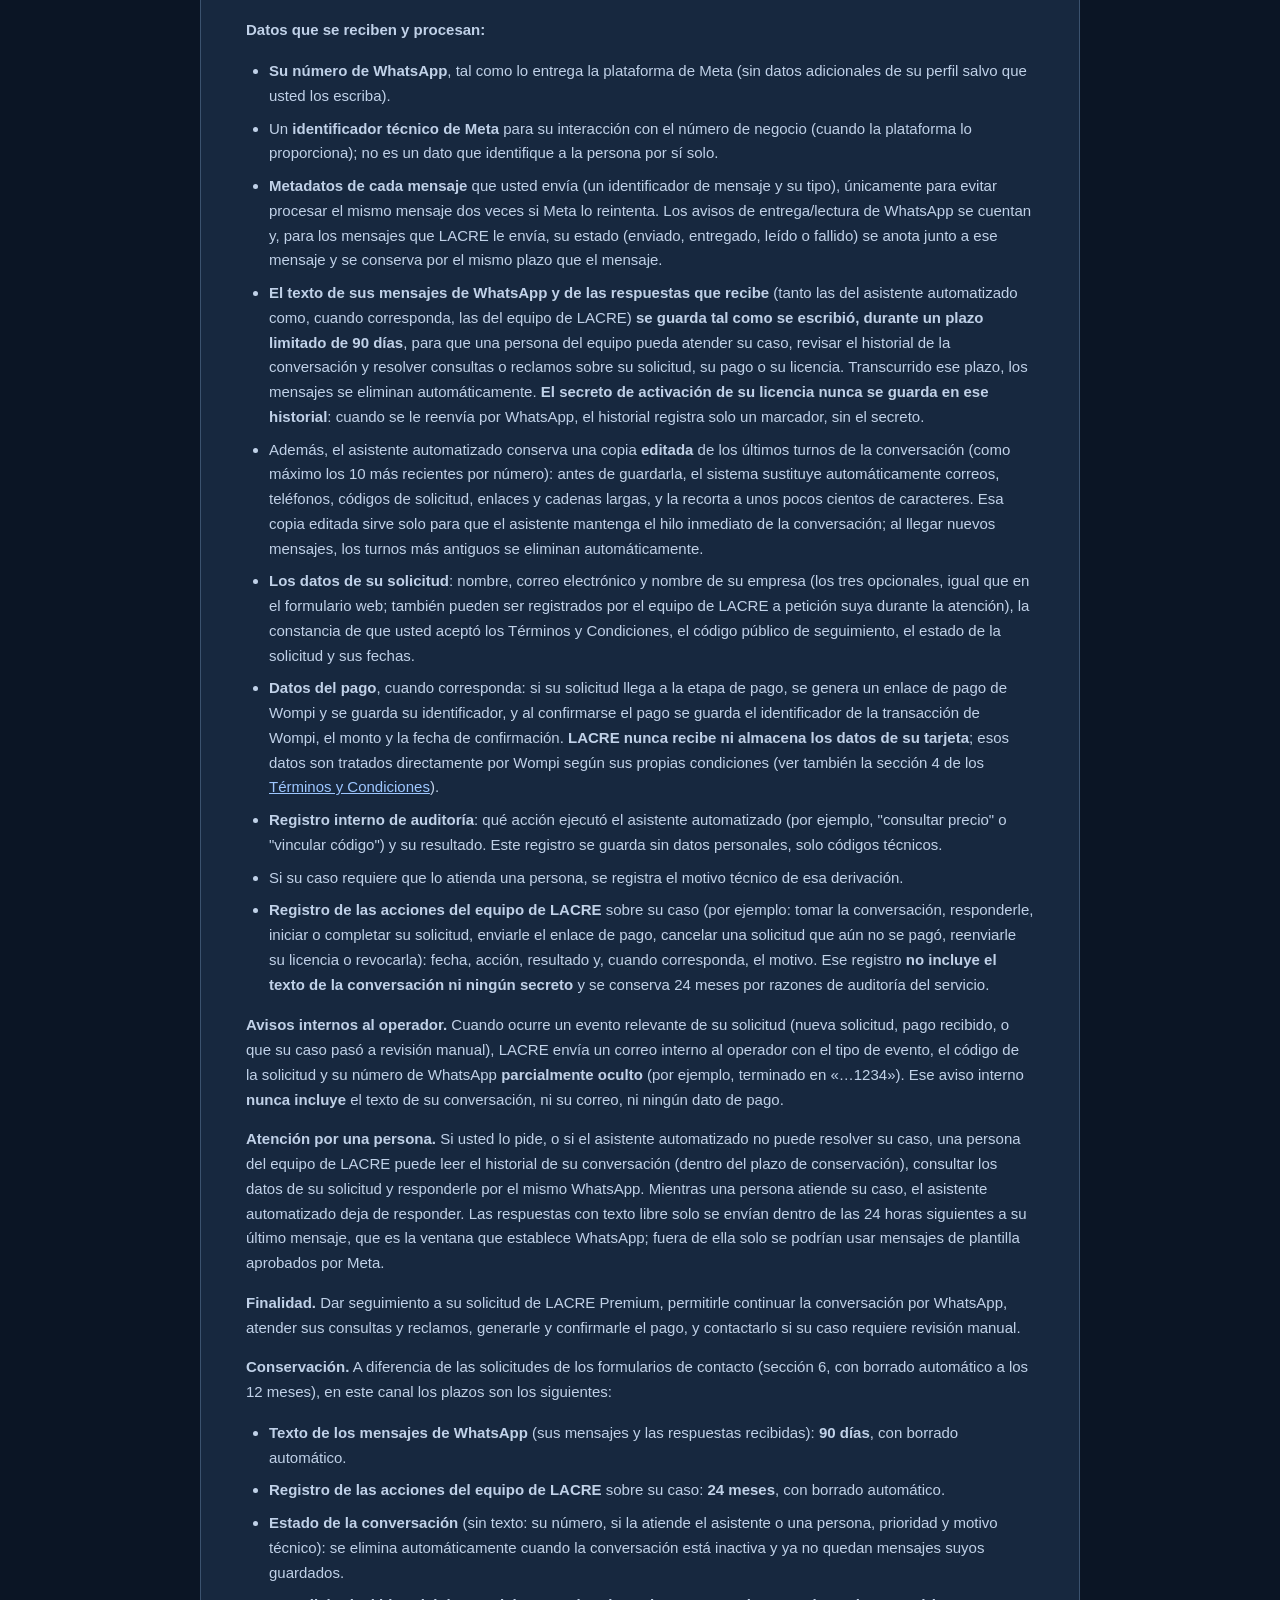
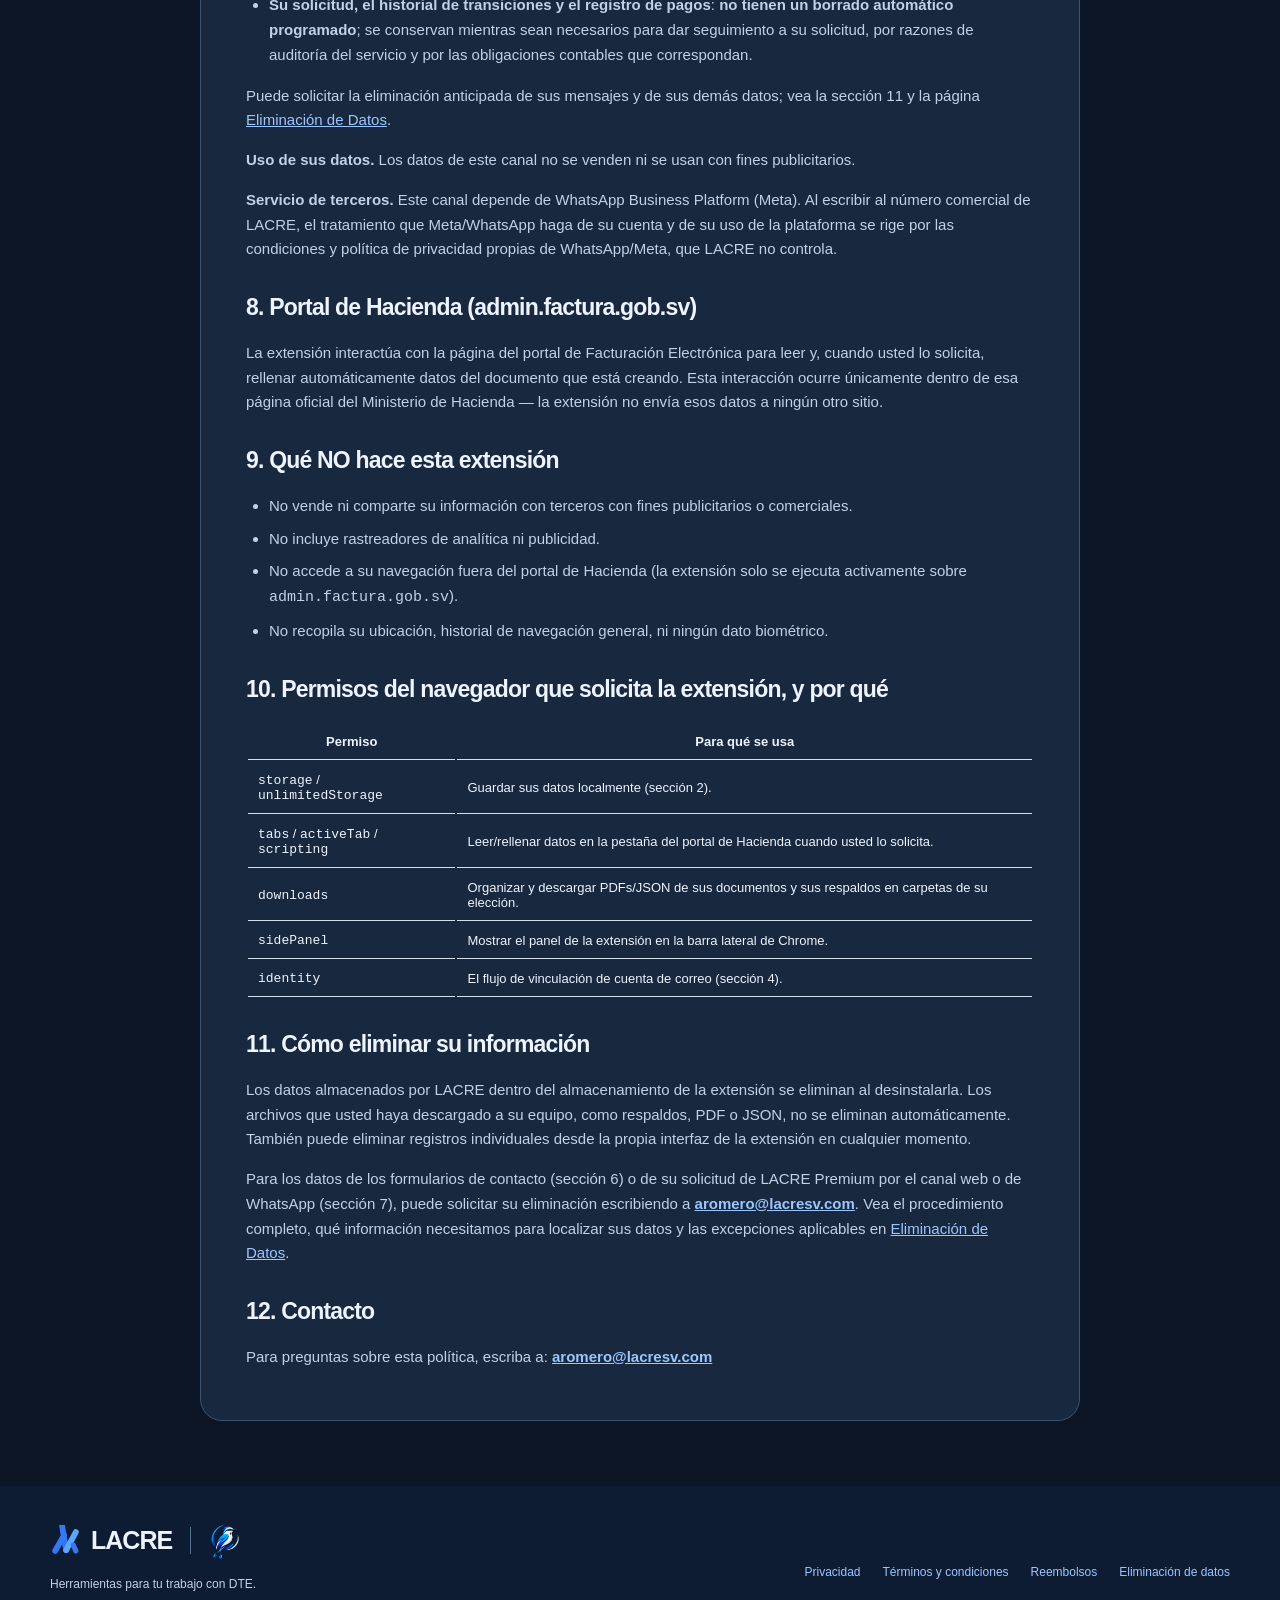
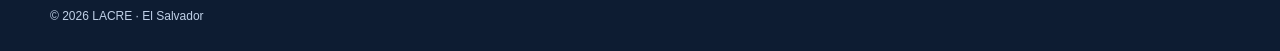
<file: privacidad.html>
---
title: Política de Privacidad — LACRE
permalink: /privacidad
layout: null
---
<!doctype html><html lang="es-SV" data-theme="dark"><head>
<meta charset="UTF-8">
<meta name="viewport" content="width=device-width, initial-scale=1">
<title>Política de Privacidad — LACRE</title>
<meta name="description" content="Política de Privacidad de LACRE — Facturación electrónica para El Salvador.">
<meta name="theme-color" content="#122744">
<link rel="canonical" href="https://lacresv.com/privacidad">
<link rel="icon" href="/favicon.ico" sizes="any">
<link rel="icon" type="image/png" sizes="48x48" href="/assets/favicon-48x48.png">
<link rel="icon" type="image/png" sizes="96x96" href="/assets/favicon-96x96.png">
<link rel="icon" type="image/png" sizes="192x192" href="/assets/favicon-192x192.png">
<link rel="apple-touch-icon" href="/assets/apple-touch-icon.png">


<meta http-equiv="Content-Security-Policy" content="default-src 'none'; script-src 'self'; style-src 'self'; img-src 'self' data:; connect-src https://lacre-contacto.panel-dte-oauth.workers.dev https://lacre-ventas.panel-dte-oauth.workers.dev; form-action 'self'; base-uri 'none'">
<link rel="stylesheet" href="/assets/lacre-site.css"></head><body><header><div class="wrap nav"><a class="brand" href="/"><img class="brand-mark" src="/assets/lacre-mark.svg" alt=""><span>LACRE</span><span class="brand-divider" aria-hidden="true"></span><img class="brand-bird" src="/assets/torogoz.png" alt="Torogoz, identidad salvadoreña de LACRE"></a><nav aria-label="Principal"><a href="/#funciones">Funciones</a><a href="/#planes">Planes</a><a href="/#preguntas">Preguntas</a><a class="btn small" href="/#contacto">Contacto</a></nav><div class="theme-controls" role="group" aria-label="Tema de la página"><button type="button" data-theme-choice="light" aria-label="Tema claro" title="Tema claro" aria-pressed="true"><svg viewBox="0 0 24 24" fill="none" stroke="currentColor" stroke-width="1.7" stroke-linecap="round" stroke-linejoin="round" aria-hidden="true"><circle cx="12" cy="12" r="4"/><path d="M12 2v2M12 20v2M2 12h2M20 12h2M5 5l1 1M18 18l1 1M5 19l1-1M18 6l1-1"/></svg></button><button type="button" data-theme-choice="dark" aria-label="Tema oscuro" title="Tema oscuro" aria-pressed="false"><svg viewBox="0 0 24 24" fill="none" stroke="currentColor" stroke-width="1.7" stroke-linecap="round" stroke-linejoin="round" aria-hidden="true"><path d="M20 15A9 9 0 0 1 9 3a9 9 0 1 0 11 12Z"/></svg></button></div></div></header><main class="legal-page">
  <div class="wrap">
    <span class="eyebrow">LACRE — Facturación electrónica para El Salvador</span>
    <div class="legal-card"><h1>Política de Privacidad — LACRE</h1>
<p><strong>Última actualización: 5 de octubre de 2026</strong></p>
<p>Esta política describe qué información maneja la extensión de Chrome
&quot;LACRE&quot; y cómo se trata. Esta extensión está
diseñada para uso profesional/comercial en El Salvador, como
herramienta de apoyo sobre el portal de Facturación Electrónica del
Ministerio de Hacienda (admin.factura.gob.sv). También describe los datos que
se reciben a través de los formularios de contacto de este sitio web
(lacresv.com; ver la sección 6) y a través del canal de automatización
comercial de LACRE por WhatsApp (ver la sección 7).</p>
<h2>1. Resumen</h2>
<p><strong>Todos los datos que usted introduce en la extensión (clientes,
productos, historial de documentos, compras, inventario) se
almacenan únicamente en su propio navegador, en su propio equipo.</strong>
Esta extensión no tiene un servidor propio donde se guarden sus
datos de negocio, y el desarrollador no tiene acceso a ellos.</p>
<p>Las únicas excepciones —descritas en detalle en las secciones
siguientes— son: (a) el envío de correos, que pasa por los servidores
de Google/Microsoft porque usted vincula su propia cuenta de correo;
y (b) el sistema de licencias, que envía una huella criptográfica del
NIT de su empresa (nunca el NIT en sí) para verificar que su licencia
esté vigente.</p>
<p>Los formularios de contacto de este sitio web son independientes de la
extensión: los datos que usted envía por ellos se tratan según la
sección 6, y los datos que usted introduce dentro de la extensión
siguen almacenándose únicamente en su navegador.</p>
<h2>2. Qué información se almacena localmente</h2>
<p>Al usar la extensión, usted puede introducir:</p>
<ul>
<li><strong>Clientes:</strong> NIT/DUI, razón social, nombre comercial, dirección,
correo electrónico, teléfono, actividad económica, ubicación
geográfica.</li>
<li><strong>Productos:</strong> código, nombre, precio, existencias, tipo de venta.</li>
<li><strong>Historial de documentos (DTE):</strong> código de generación, número de
control, sello de recepción de Hacienda, y el JSON firmado completo
de cada documento emitido.</li>
<li><strong>Compras, movimientos de inventario, datos de su(s) empresa(s)
emisora(s).</strong></li>
</ul>
<p>Toda esta información se guarda con las APIs de almacenamiento local
del propio navegador (<code>chrome.storage.local</code> e IndexedDB) — el mismo
mecanismo que usa cualquier extensión para recordar sus preferencias.
<strong>Nunca se transmite a ningún servidor como parte del uso normal de
estas funciones.</strong></p>
<h2>3. Respaldo (Backup) y restauración</h2>
<p>La función &quot;Exportar respaldo&quot; genera un archivo <code>.json</code> con estos
mismos datos, que se descarga a su propio equipo (carpeta
<code>Facturacion DTE/Respaldos/</code> dentro de sus Descargas). Ese archivo
nunca se envía a ningún servidor — es responsabilidad suya
protegerlo, ya que contiene información sensible sin cifrar (el
propio botón de exportar se lo advierte antes de generar el archivo).
Las cuentas de correo vinculadas (ver sección 4) nunca se incluyen en
este respaldo.</p>
<h2>4. Cuentas de correo vinculadas (envío de documentos)</h2>
<p>Si usted decide vincular una cuenta de Gmail o Outlook para enviar
documentos por correo, la extensión usa el protocolo estándar OAuth
2.0: usted inicia sesión directamente en la página oficial de Google o
Microsoft (la extensión nunca ve ni almacena su contraseña). El
intercambio técnico del código de autorización por el token de acceso
de Gmail pasa por un proxy propio en Cloudflare Workers —
exclusivamente para no exponer una credencial de la aplicación dentro
de la extensión— que no guarda registro (log) de los tokens que
procesa. <strong>Outlook, en cambio, no utiliza ningún proxy:</strong> ese
intercambio se realiza 100% directo entre su navegador y los
servidores de Microsoft. En ambos casos, los tokens de acceso quedan
cifrados en su propio navegador con una clave que nunca sale de su
equipo.</p>
<p>Al enviar un correo, el contenido (destinatario, asunto, adjuntos) se
transmite directamente a los servidores de Google o Microsoft, igual
que si usted lo enviara desde Gmail/Outlook directamente.</p>
<h2>5. Sistema de licencias</h2>
<p>Esta extensión requiere una licencia para algunas funciones
(emisión de nuevos documentos y envío por correo; el resto de la
aplicación —incluyendo sus datos, Clientes, Productos, Historial,
Inventario, Backup/Restauración— siempre permanece disponible sin
importar el estado de la licencia).</p>
<p>Para verificar la licencia, la extensión envía a un servidor de
licenciamiento del desarrollador:</p>
<ul>
<li>Una <strong>huella criptográfica (hash SHA-256)</strong> del NIT de su empresa
— nunca el NIT en texto claro.</li>
<li>Un identificador aleatorio de su dispositivo, generado localmente
(no identifica a su persona, solo a esta instalación de la
extensión).</li>
<li>El identificador de la licencia que usted activó.</li>
<li>Al momento de activar la licencia (no en cada verificación posterior),
el secreto de activación que usted recibió al adquirirla, necesario
para validar que la activación es legítima.</li>
</ul>
<p><strong>Nunca se envía:</strong> el NIT en texto claro, la razón social, ni
ningún dato de sus Clientes, Productos, Historial, Compras o
Inventario.</p>
<p>Este servidor de licenciamiento no tiene ninguna relación con el
servidor del Ministerio de Hacienda ni con Google/Microsoft — es
exclusivamente para validar el uso autorizado de la extensión.</p>
<h2>6. Formularios del sitio web (lacresv.com)</h2>
<p>Este sitio ofrece formularios para solicitar LACRE Premium, solicitar
una cotización de licencia personalizada o hacer una consulta general.
Esta sección aplica únicamente a los datos enviados mediante esos
formularios; no aplica a los datos que usted introduce dentro de la
extensión (secciones 2 a 5).</p>
<p><strong>Datos que se reciben.</strong> Los que usted escribe en el formulario:
nombre, correo electrónico, teléfono o WhatsApp (opcional), nombre de
su empresa o negocio (opcional, solo en la solicitud de cotización),
cantidad aproximada de empresas y de dispositivos y modalidad
solicitada (solo en la solicitud de cotización), y el mensaje o
comentarios. Si usted llega a este sitio desde la extensión, se
registra únicamente que la solicitud proviene de ella; no se envía
ningún dato de la extensión, de su empresa ni de su licencia.</p>
<p><strong>Lo que no se solicita.</strong> Los formularios no piden NIT ni códigos de
licencia, y le pedimos que no los incluya en el mensaje.</p>
<p><strong>Finalidad.</strong> Responder su solicitud o consulta, preparar
cotizaciones y gestionar el proceso de adquisición y licenciamiento de
LACRE. Con esa misma finalidad, los datos que usted escribe en el
formulario se utilizan también para notificar por correo electrónico
al operador de LACRE de que hay una solicitud nueva por atender.</p>
<p><strong>Almacenamiento.</strong> Las solicitudes se reciben mediante un servicio
propio de LACRE que funciona en Cloudflare y se guardan en una base de
datos en Cloudflare. El servicio no guarda en esa base de datos la
dirección IP ni el navegador (agente de usuario) desde el que se envía
la solicitud. Para evitar abusos, limita la cantidad de solicitudes por
dirección IP usando únicamente memoria temporal, sin almacenarla.</p>
<p><strong>Conservación.</strong> Las solicitudes recibidas por los formularios web se
conservan durante 12 meses desde su recepción y después se eliminan
mediante un proceso automático. Este plazo se refiere a las solicitudes
recibidas por los formularios web. Puede pedir la eliminación anticipada
de su solicitud escribiendo a <strong><a href="mailto:aromero@lacresv.com">aromero@lacresv.com</a></strong>.</p>
<p><strong>Uso de los datos.</strong> Los datos de estos formularios no se venden ni se
usan con fines publicitarios, y este sitio no utiliza rastreadores de
analítica ni publicidad.</p>
<h2>7. Automatización comercial de LACRE por WhatsApp</h2>
<p>Además de la extensión y de los formularios de contacto (secciones 2 a
6), LACRE ofrece un canal de automatización comercial por WhatsApp
para solicitar y dar seguimiento a <strong>LACRE Premium</strong>. Este canal
funciona sobre <strong>WhatsApp Business Platform (Cloud API) de Meta</strong> y es
un servicio propio de LACRE, independiente de la extensión: nada de lo
descrito aquí accede a los datos que usted introduce dentro de la
extensión (secciones 2 a 5).</p>
<p><strong>Cómo se inicia.</strong> Usted puede solicitar LACRE Premium desde el
formulario de este sitio (que le entrega un código y un enlace para
continuar por WhatsApp) o escribiendo directamente al número comercial
de WhatsApp de LACRE.</p>
<p><strong>Datos que se reciben y procesan:</strong></p>
<ul>
<li><strong>Su número de WhatsApp</strong>, tal como lo entrega la plataforma de
Meta (sin datos adicionales de su perfil salvo que usted los
escriba).</li>
<li>Un <strong>identificador técnico de Meta</strong> para su interacción con el
número de negocio (cuando la plataforma lo proporciona); no es un
dato que identifique a la persona por sí solo.</li>
<li><strong>Metadatos de cada mensaje</strong> que usted envía (un identificador de
mensaje y su tipo), únicamente para evitar procesar el mismo mensaje
dos veces si Meta lo reintenta. Los avisos de entrega/lectura de
WhatsApp se cuentan y, para los mensajes que LACRE le envía, su estado
(enviado, entregado, leído o fallido) se anota junto a ese mensaje y
se conserva por el mismo plazo que el mensaje.</li>
<li><strong>El texto de sus mensajes de WhatsApp y de las respuestas que
recibe</strong> (tanto las del asistente automatizado como, cuando
corresponda, las del equipo de LACRE) <strong>se guarda tal como se
escribió, durante un plazo limitado de 90 días</strong>, para que una
persona del equipo pueda atender su caso, revisar el historial de la
conversación y resolver consultas o reclamos sobre su solicitud, su
pago o su licencia. Transcurrido ese plazo, los mensajes se eliminan
automáticamente. <strong>El secreto de activación de su licencia nunca se
guarda en ese historial</strong>: cuando se le reenvía por WhatsApp, el
historial registra solo un marcador, sin el secreto.</li>
<li>Además, el asistente automatizado conserva una copia <strong>editada</strong> de
los últimos turnos de la conversación (como máximo los 10 más
recientes por número): antes de guardarla, el sistema sustituye
automáticamente correos, teléfonos, códigos de solicitud, enlaces y
cadenas largas, y la recorta a unos pocos cientos de caracteres. Esa
copia editada sirve solo para que el asistente mantenga el hilo
inmediato de la conversación; al llegar nuevos mensajes, los turnos
más antiguos se eliminan automáticamente.</li>
<li><strong>Los datos de su solicitud</strong>: nombre, correo electrónico y nombre
de su empresa (los tres opcionales, igual que en el formulario web;
también pueden ser registrados por el equipo de LACRE a petición suya
durante la atención), la constancia de que usted aceptó los Términos y
Condiciones, el código público de seguimiento, el estado de la
solicitud y sus fechas.</li>
<li><strong>Datos del pago</strong>, cuando corresponda: si su solicitud llega a la
etapa de pago, se genera un enlace de pago de Wompi y se guarda su
identificador, y al confirmarse el pago se guarda el identificador
de la transacción de Wompi, el monto y la fecha de confirmación.
<strong>LACRE nunca recibe ni almacena los datos de su tarjeta</strong>; esos
datos son tratados directamente por Wompi según sus propias
condiciones (ver también la sección 4 de los
<a href="/terminos">Términos y Condiciones</a>).</li>
<li><strong>Registro interno de auditoría</strong>: qué acción ejecutó el asistente
automatizado (por ejemplo, &quot;consultar precio&quot; o &quot;vincular código&quot;) y
su resultado. Este registro se guarda sin datos personales, solo
códigos técnicos.</li>
<li>Si su caso requiere que lo atienda una persona, se registra el
motivo técnico de esa derivación.</li>
<li><strong>Registro de las acciones del equipo de LACRE</strong> sobre su caso (por
ejemplo: tomar la conversación, responderle, iniciar o completar su
solicitud, enviarle el enlace de pago, cancelar una solicitud que aún
no se pagó, reenviarle su licencia o revocarla): fecha,
acción, resultado y, cuando corresponda, el motivo. Ese registro
<strong>no incluye el texto de la conversación ni ningún secreto</strong> y se
conserva 24 meses por razones de auditoría del servicio.</li>
</ul>
<p><strong>Avisos internos al operador.</strong> Cuando ocurre un evento relevante de
su solicitud (nueva solicitud, pago recibido, o que su caso pasó a
revisión manual), LACRE envía un correo interno al operador con el
tipo de evento, el código de la solicitud y su número de WhatsApp
<strong>parcialmente oculto</strong> (por ejemplo, terminado en «…1234»). Ese aviso
interno <strong>nunca incluye</strong> el texto de su conversación, ni su correo,
ni ningún dato de pago.</p>
<p><strong>Atención por una persona.</strong> Si usted lo pide, o si el asistente
automatizado no puede resolver su caso, una persona del equipo de
LACRE puede leer el historial de su conversación (dentro del plazo de
conservación), consultar los datos de su solicitud y responderle por
el mismo WhatsApp. Mientras una persona atiende su caso, el asistente
automatizado deja de responder. Las respuestas con texto libre solo se
envían dentro de las 24 horas siguientes a su último mensaje, que es
la ventana que establece WhatsApp; fuera de ella solo se podrían usar
mensajes de plantilla aprobados por Meta.</p>
<p><strong>Finalidad.</strong> Dar seguimiento a su solicitud de LACRE Premium,
permitirle continuar la conversación por WhatsApp, atender sus
consultas y reclamos, generarle y confirmarle el pago, y contactarlo
si su caso requiere revisión manual.</p>
<p><strong>Conservación.</strong> A diferencia de las solicitudes de los formularios
de contacto (sección 6, con borrado automático a los 12 meses), en
este canal los plazos son los siguientes:</p>
<ul>
<li><strong>Texto de los mensajes de WhatsApp</strong> (sus mensajes y las respuestas
recibidas): <strong>90 días</strong>, con borrado automático.</li>
<li><strong>Registro de las acciones del equipo de LACRE</strong> sobre su caso:
<strong>24 meses</strong>, con borrado automático.</li>
<li><strong>Estado de la conversación</strong> (sin texto: su número, si la atiende el
asistente o una persona, prioridad y motivo técnico): se elimina
automáticamente cuando la conversación está inactiva y ya no quedan
mensajes suyos guardados.</li>
<li><strong>Su solicitud, el historial de transiciones y el registro de
pagos</strong>: <strong>no tienen un borrado automático programado</strong>; se
conservan mientras sean necesarios para dar seguimiento a su
solicitud, por razones de auditoría del servicio y por las
obligaciones contables que correspondan.</li>
</ul>
<p>Puede solicitar la eliminación anticipada de sus mensajes y de sus
demás datos; vea la sección 11 y la página
<a href="/eliminacion-datos">Eliminación de Datos</a>.</p>
<p><strong>Uso de sus datos.</strong> Los datos de este canal no se venden ni se usan
con fines publicitarios.</p>
<p><strong>Servicio de terceros.</strong> Este canal depende de WhatsApp Business
Platform (Meta). Al escribir al número comercial de LACRE, el
tratamiento que Meta/WhatsApp haga de su cuenta y de su uso de la
plataforma se rige por las condiciones y política de privacidad
propias de WhatsApp/Meta, que LACRE no controla.</p>
<h2>8. Portal de Hacienda (admin.factura.gob.sv)</h2>
<p>La extensión interactúa con la página del portal de Facturación
Electrónica para leer y, cuando usted lo solicita, rellenar
automáticamente datos del documento que está creando. Esta
interacción ocurre únicamente dentro de esa página oficial del
Ministerio de Hacienda — la extensión no envía esos datos a ningún
otro sitio.</p>
<h2>9. Qué NO hace esta extensión</h2>
<ul>
<li>No vende ni comparte su información con terceros con fines
publicitarios o comerciales.</li>
<li>No incluye rastreadores de analítica ni publicidad.</li>
<li>No accede a su navegación fuera del portal de Hacienda (la
extensión solo se ejecuta activamente sobre
<code>admin.factura.gob.sv</code>).</li>
<li>No recopila su ubicación, historial de navegación general, ni
ningún dato biométrico.</li>
</ul>
<h2>10. Permisos del navegador que solicita la extensión, y por qué</h2>
<table>
<thead>
<tr>
<th>Permiso</th>
<th>Para qué se usa</th>
</tr>
</thead>
<tbody><tr>
<td><code>storage</code> / <code>unlimitedStorage</code></td>
<td>Guardar sus datos localmente (sección 2).</td>
</tr>
<tr>
<td><code>tabs</code> / <code>activeTab</code> / <code>scripting</code></td>
<td>Leer/rellenar datos en la pestaña del portal de Hacienda cuando usted lo solicita.</td>
</tr>
<tr>
<td><code>downloads</code></td>
<td>Organizar y descargar PDFs/JSON de sus documentos y sus respaldos en carpetas de su elección.</td>
</tr>
<tr>
<td><code>sidePanel</code></td>
<td>Mostrar el panel de la extensión en la barra lateral de Chrome.</td>
</tr>
<tr>
<td><code>identity</code></td>
<td>El flujo de vinculación de cuenta de correo (sección 4).</td>
</tr>
</tbody></table>
<h2>11. Cómo eliminar su información</h2>
<p>Los datos almacenados por LACRE dentro del almacenamiento de la extensión se eliminan al desinstalarla. Los archivos que usted haya descargado a su equipo, como respaldos, PDF o JSON, no se eliminan automáticamente. También puede eliminar registros
individuales desde la propia interfaz de la extensión en cualquier
momento.</p>
<p>Para los datos de los formularios de contacto (sección 6) o de su
solicitud de LACRE Premium por el canal web o de WhatsApp (sección 7),
puede solicitar su eliminación escribiendo a
<strong><a href="mailto:aromero@lacresv.com">aromero@lacresv.com</a></strong>. Vea el procedimiento completo, qué
información necesitamos para localizar sus datos y las excepciones
aplicables en <a href="/eliminacion-datos">Eliminación de Datos</a>.</p>
<h2>12. Contacto</h2>
<p>Para preguntas sobre esta política, escriba a:
<strong><a href="mailto:aromero@lacresv.com">aromero@lacresv.com</a></strong></p>
</div>
  </div>
</main><footer><div class="wrap foot"><a class="brand" href="/"><img class="brand-mark" src="/assets/lacre-mark.svg" alt=""><span>LACRE</span><span class="brand-divider" aria-hidden="true"></span><img class="brand-bird" src="/assets/torogoz.png" alt="Torogoz de LACRE"></a><p>Herramientas para tu trabajo con DTE.</p><nav aria-label="Información legal"><a href="/privacidad">Privacidad</a><a href="/terminos">Términos y condiciones</a><a href="/reembolso">Reembolsos</a><a href="/eliminacion-datos">Eliminación de datos</a></nav><small>© 2026 LACRE · El Salvador</small></div></footer><script src="/assets/lacre-ui.js" defer></script></body></html>
</file>
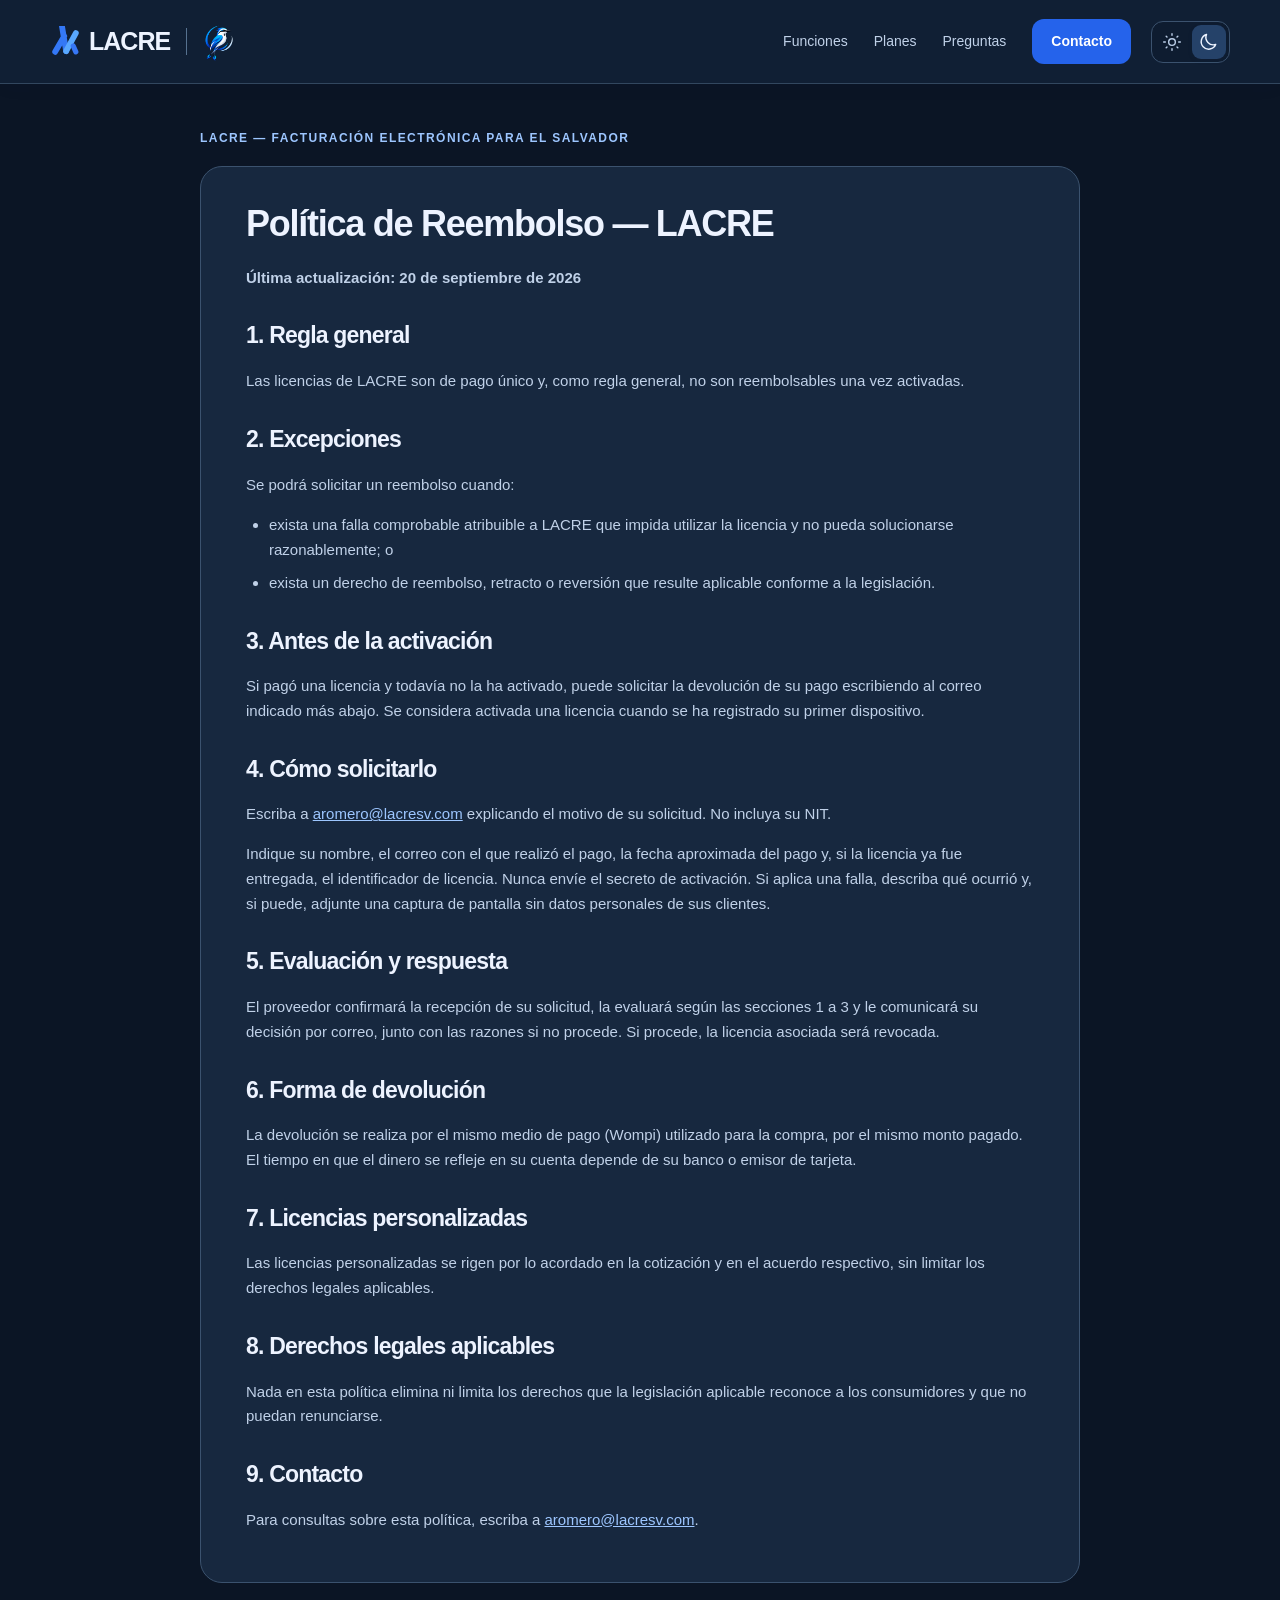
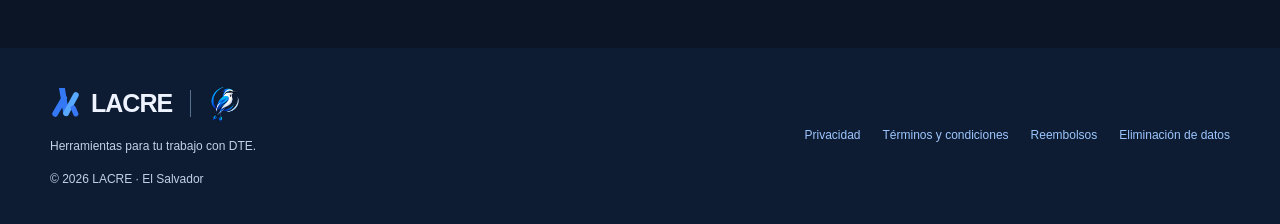
<file: reembolso.html>
<!doctype html><html lang="es-SV" data-theme="dark"><head>
<meta charset="UTF-8">
<meta name="viewport" content="width=device-width, initial-scale=1">
<title>Política de Reembolso — LACRE</title>
<meta name="description" content="Política de Reembolso de LACRE — Facturación electrónica para El Salvador.">
<meta name="theme-color" content="#122744">

<meta name="referrer" content="strict-origin-when-cross-origin">
<link rel="canonical" href="https://lacresv.com/reembolso">
<link rel="icon" href="/favicon.ico" sizes="any">
<link rel="icon" type="image/png" sizes="48x48" href="/assets/favicon-48x48.png">
<link rel="icon" type="image/png" sizes="96x96" href="/assets/favicon-96x96.png">
<link rel="icon" type="image/png" sizes="192x192" href="/assets/favicon-192x192.png">
<link rel="apple-touch-icon" href="/assets/apple-touch-icon.png">


<meta http-equiv="Content-Security-Policy" content="default-src 'none'; script-src 'self'; style-src 'self'; img-src 'self' data:; connect-src https://lacre-contacto.panel-dte-oauth.workers.dev https://lacre-ventas.panel-dte-oauth.workers.dev; form-action 'self'; base-uri 'none'">
<link rel="stylesheet" href="/assets/lacre-site.css"></head><body><header><div class="wrap nav"><a class="brand" href="/"><img class="brand-mark" src="/assets/lacre-mark.svg" alt=""><span>LACRE</span><span class="brand-divider" aria-hidden="true"></span><img class="brand-bird" src="/assets/torogoz.png" alt="Torogoz, identidad salvadoreña de LACRE"></a><nav aria-label="Principal"><a href="/#funciones">Funciones</a><a href="/#planes">Planes</a><a href="/#preguntas">Preguntas</a><a class="btn small" href="/#contacto">Contacto</a></nav><div class="theme-controls" role="group" aria-label="Tema de la página"><button type="button" data-theme-choice="light" aria-label="Tema claro" title="Tema claro" aria-pressed="true"><svg viewBox="0 0 24 24" fill="none" stroke="currentColor" stroke-width="1.7" stroke-linecap="round" stroke-linejoin="round" aria-hidden="true"><circle cx="12" cy="12" r="4"/><path d="M12 2v2M12 20v2M2 12h2M20 12h2M5 5l1 1M18 18l1 1M5 19l1-1M18 6l1-1"/></svg></button><button type="button" data-theme-choice="dark" aria-label="Tema oscuro" title="Tema oscuro" aria-pressed="false"><svg viewBox="0 0 24 24" fill="none" stroke="currentColor" stroke-width="1.7" stroke-linecap="round" stroke-linejoin="round" aria-hidden="true"><path d="M20 15A9 9 0 0 1 9 3a9 9 0 1 0 11 12Z"/></svg></button></div></div></header><main class="legal-page">
  <div class="wrap">
    <span class="eyebrow">LACRE — Facturación electrónica para El Salvador</span>
    <div class="legal-card">

      <h1>Política de Reembolso — LACRE</h1>
      <p><strong>Última actualización: 20 de septiembre de 2026</strong></p>

      <h2>1. Regla general</h2>
      <p>Las licencias de LACRE son de pago único y, como regla general, no son reembolsables una vez activadas.</p>

      <h2>2. Excepciones</h2>
      <p>Se podrá solicitar un reembolso cuando:</p>
      <ul>
        <li>exista una falla comprobable atribuible a LACRE que impida utilizar la licencia y no pueda solucionarse razonablemente; o</li>
        <li>exista un derecho de reembolso, retracto o reversión que resulte aplicable conforme a la legislación.</li>
      </ul>

      <h2>3. Antes de la activación</h2>
      <p>Si pagó una licencia y todavía no la ha activado, puede solicitar la devolución de su pago escribiendo al correo indicado más abajo. Se considera activada una licencia cuando se ha registrado su primer dispositivo.

      <h2>4. Cómo solicitarlo</h2>
      <p>Escriba a <a href="mailto:aromero@lacresv.com">aromero@lacresv.com</a> explicando el motivo de su solicitud. No incluya su NIT.</p>
      <p>Indique su nombre, el correo con el que realizó el pago, la fecha aproximada del pago y, si la licencia ya fue entregada, el identificador de licencia. Nunca envíe el secreto de activación. Si aplica una falla, describa qué ocurrió y, si puede, adjunte una captura de pantalla sin datos personales de sus clientes.

      <h2>5. Evaluación y respuesta</h2>
      <p>El proveedor confirmará la recepción de su solicitud, la evaluará según las secciones 1 a 3 y le comunicará su decisión por correo, junto con las razones si no procede. Si procede, la licencia asociada será revocada.

      <h2>6. Forma de devolución</h2>
      <p>La devolución se realiza por el mismo medio de pago (Wompi) utilizado para la compra, por el mismo monto pagado. El tiempo en que el dinero se refleje en su cuenta depende de su banco o emisor de tarjeta.

      <h2>7. Licencias personalizadas</h2>
      <p>Las licencias personalizadas se rigen por lo acordado en la cotización y en el acuerdo respectivo, sin limitar los derechos legales aplicables.</p>

      <h2>8. Derechos legales aplicables</h2>
      <p>Nada en esta política elimina ni limita los derechos que la legislación aplicable reconoce a los consumidores y que no puedan renunciarse.</p>

      <h2>9. Contacto</h2>
      <p>Para consultas sobre esta política, escriba a <a href="mailto:aromero@lacresv.com">aromero@lacresv.com</a>.</p>

    </div>
  </div>
</main><footer><div class="wrap foot"><a class="brand" href="/"><img class="brand-mark" src="/assets/lacre-mark.svg" alt=""><span>LACRE</span><span class="brand-divider" aria-hidden="true"></span><img class="brand-bird" src="/assets/torogoz.png" alt="Torogoz de LACRE"></a><p>Herramientas para tu trabajo con DTE.</p><nav aria-label="Información legal"><a href="/privacidad">Privacidad</a><a href="/terminos">Términos y condiciones</a><a href="/reembolso">Reembolsos</a><a href="/eliminacion-datos">Eliminación de datos</a></nav><small>© 2026 LACRE · El Salvador</small></div></footer><script src="/assets/lacre-ui.js" defer></script></body></html>
</file>
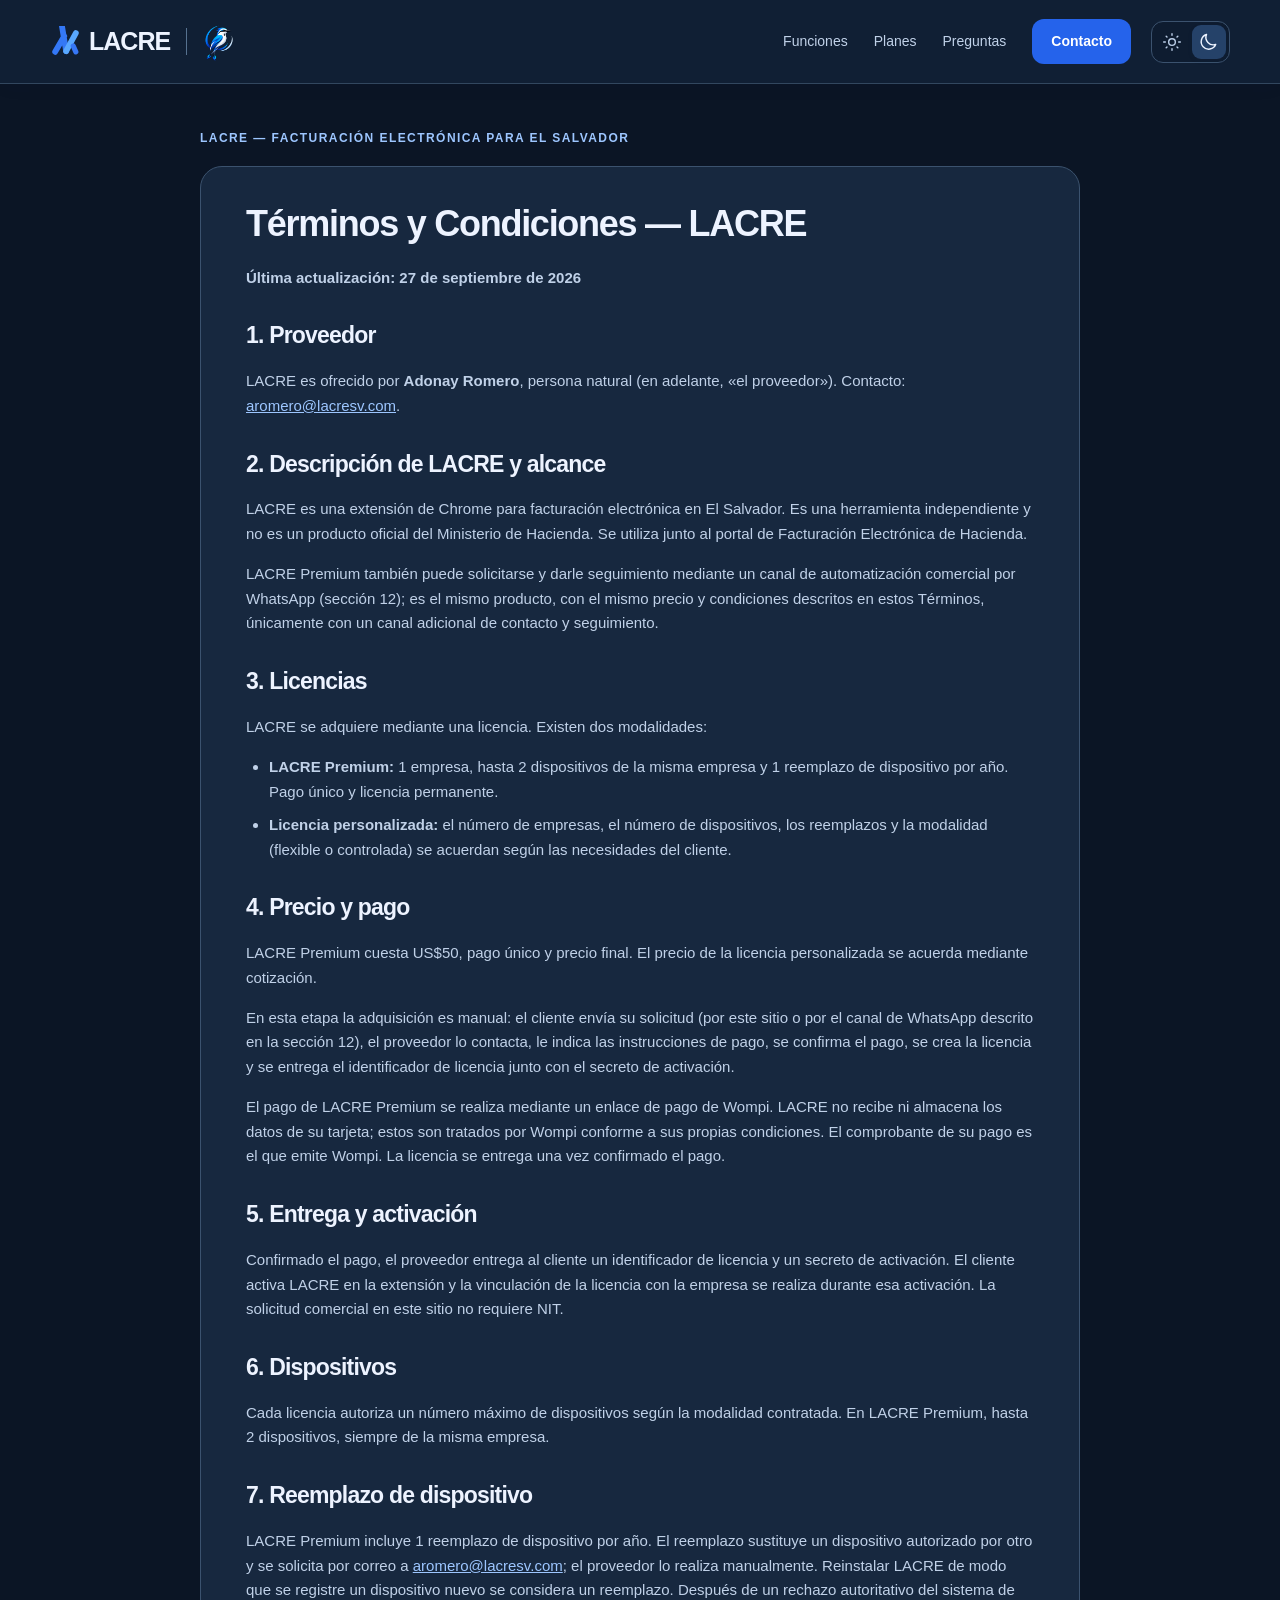
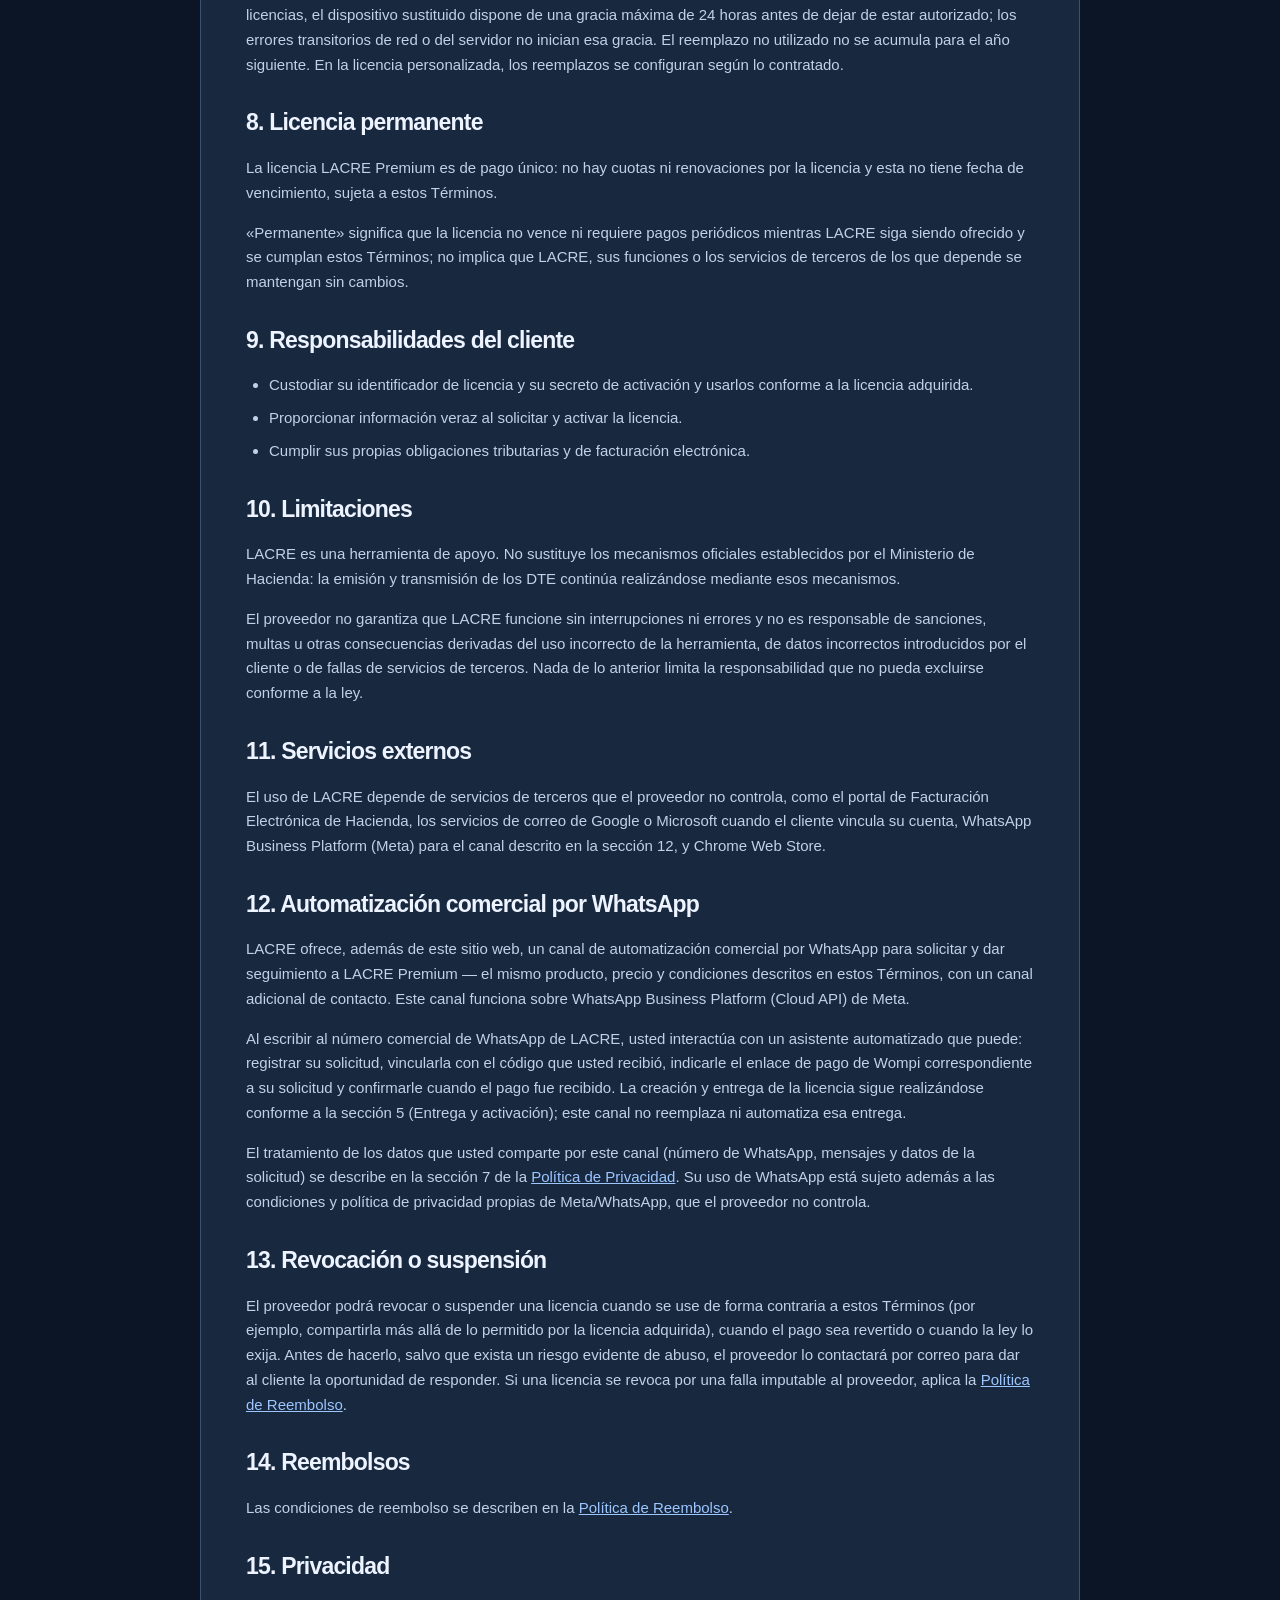
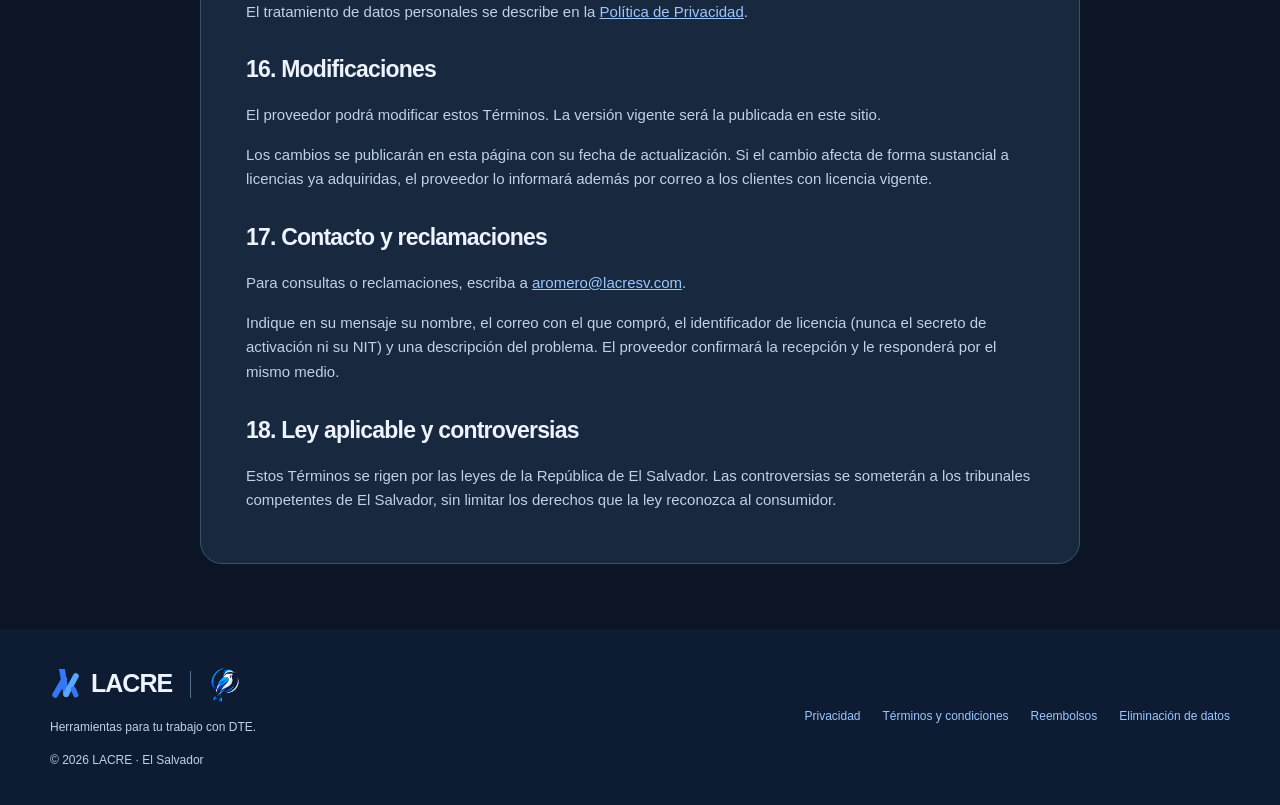
<file: terminos.html>
<!doctype html><html lang="es-SV" data-theme="dark"><head>
<meta charset="UTF-8">
<meta name="viewport" content="width=device-width, initial-scale=1">
<title>Términos y Condiciones — LACRE</title>
<meta name="description" content="Términos y Condiciones de LACRE — Facturación electrónica para El Salvador.">
<meta name="theme-color" content="#122744">

<meta name="referrer" content="strict-origin-when-cross-origin">
<link rel="canonical" href="https://lacresv.com/terminos">
<link rel="icon" href="/favicon.ico" sizes="any">
<link rel="icon" type="image/png" sizes="48x48" href="/assets/favicon-48x48.png">
<link rel="icon" type="image/png" sizes="96x96" href="/assets/favicon-96x96.png">
<link rel="icon" type="image/png" sizes="192x192" href="/assets/favicon-192x192.png">
<link rel="apple-touch-icon" href="/assets/apple-touch-icon.png">


<meta http-equiv="Content-Security-Policy" content="default-src 'none'; script-src 'self'; style-src 'self'; img-src 'self' data:; connect-src https://lacre-contacto.panel-dte-oauth.workers.dev https://lacre-ventas.panel-dte-oauth.workers.dev; form-action 'self'; base-uri 'none'">
<link rel="stylesheet" href="/assets/lacre-site.css"></head><body><header><div class="wrap nav"><a class="brand" href="/"><img class="brand-mark" src="/assets/lacre-mark.svg" alt=""><span>LACRE</span><span class="brand-divider" aria-hidden="true"></span><img class="brand-bird" src="/assets/torogoz.png" alt="Torogoz, identidad salvadoreña de LACRE"></a><nav aria-label="Principal"><a href="/#funciones">Funciones</a><a href="/#planes">Planes</a><a href="/#preguntas">Preguntas</a><a class="btn small" href="/#contacto">Contacto</a></nav><div class="theme-controls" role="group" aria-label="Tema de la página"><button type="button" data-theme-choice="light" aria-label="Tema claro" title="Tema claro" aria-pressed="true"><svg viewBox="0 0 24 24" fill="none" stroke="currentColor" stroke-width="1.7" stroke-linecap="round" stroke-linejoin="round" aria-hidden="true"><circle cx="12" cy="12" r="4"/><path d="M12 2v2M12 20v2M2 12h2M20 12h2M5 5l1 1M18 18l1 1M5 19l1-1M18 6l1-1"/></svg></button><button type="button" data-theme-choice="dark" aria-label="Tema oscuro" title="Tema oscuro" aria-pressed="false"><svg viewBox="0 0 24 24" fill="none" stroke="currentColor" stroke-width="1.7" stroke-linecap="round" stroke-linejoin="round" aria-hidden="true"><path d="M20 15A9 9 0 0 1 9 3a9 9 0 1 0 11 12Z"/></svg></button></div></div></header><main class="legal-page">
  <div class="wrap">
    <span class="eyebrow">LACRE — Facturación electrónica para El Salvador</span>
    <div class="legal-card">

      <h1>Términos y Condiciones — LACRE</h1>
      <p><strong>Última actualización: 27 de septiembre de 2026</strong></p>

      <h2>1. Proveedor</h2>
      <p>LACRE es ofrecido por <strong>Adonay Romero</strong>, persona natural (en adelante, «el proveedor»). Contacto: <a href="mailto:aromero@lacresv.com">aromero@lacresv.com</a>.</p>

      <h2>2. Descripción de LACRE y alcance</h2>
      <p>LACRE es una extensión de Chrome para facturación electrónica en El Salvador. Es una herramienta independiente y no es un producto oficial del Ministerio de Hacienda. Se utiliza junto al portal de Facturación Electrónica de Hacienda.</p>
      <p>LACRE Premium también puede solicitarse y darle seguimiento mediante un canal de automatización comercial por WhatsApp (sección 12); es el mismo producto, con el mismo precio y condiciones descritos en estos Términos, únicamente con un canal adicional de contacto y seguimiento.</p>

      <h2>3. Licencias</h2>
      <p>LACRE se adquiere mediante una licencia. Existen dos modalidades:</p>
      <ul>
        <li><strong>LACRE Premium:</strong> 1 empresa, hasta 2 dispositivos de la misma empresa y 1 reemplazo de dispositivo por año. Pago único y licencia permanente.</li>
        <li><strong>Licencia personalizada:</strong> el número de empresas, el número de dispositivos, los reemplazos y la modalidad (flexible o controlada) se acuerdan según las necesidades del cliente.</li>
      </ul>

      <h2>4. Precio y pago</h2>
      <p>LACRE Premium cuesta US$50, pago único y precio final. El precio de la licencia personalizada se acuerda mediante cotización.</p>
      <p>En esta etapa la adquisición es manual: el cliente envía su solicitud (por este sitio o por el canal de WhatsApp descrito en la sección 12), el proveedor lo contacta, le indica las instrucciones de pago, se confirma el pago, se crea la licencia y se entrega el identificador de licencia junto con el secreto de activación.</p>
      <p>El pago de LACRE Premium se realiza mediante un enlace de pago de Wompi. LACRE no recibe ni almacena los datos de su tarjeta; estos son tratados por Wompi conforme a sus propias condiciones. El comprobante de su pago es el que emite Wompi. La licencia se entrega una vez confirmado el pago.</p>

      <h2>5. Entrega y activación</h2>
      <p>Confirmado el pago, el proveedor entrega al cliente un identificador de licencia y un secreto de activación. El cliente activa LACRE en la extensión y la vinculación de la licencia con la empresa se realiza durante esa activación. La solicitud comercial en este sitio no requiere NIT.</p>

      <h2>6. Dispositivos</h2>
      <p>Cada licencia autoriza un número máximo de dispositivos según la modalidad contratada. En LACRE Premium, hasta 2 dispositivos, siempre de la misma empresa.</p>

      <h2>7. Reemplazo de dispositivo</h2>
      <p>LACRE Premium incluye 1 reemplazo de dispositivo por año. El reemplazo sustituye un dispositivo autorizado por otro y se solicita por correo a <a href="mailto:aromero@lacresv.com">aromero@lacresv.com</a>; el proveedor lo realiza manualmente. Reinstalar LACRE de modo que se registre un dispositivo nuevo se considera un reemplazo. Después de un rechazo autoritativo del sistema de licencias, el dispositivo sustituido dispone de una gracia máxima de 24 horas antes de dejar de estar autorizado; los errores transitorios de red o del servidor no inician esa gracia. El reemplazo no utilizado no se acumula para el año siguiente. En la licencia personalizada, los reemplazos se configuran según lo contratado.</p>

      <h2>8. Licencia permanente</h2>
      <p>La licencia LACRE Premium es de pago único: no hay cuotas ni renovaciones por la licencia y esta no tiene fecha de vencimiento, sujeta a estos Términos.</p>
      <p>«Permanente» significa que la licencia no vence ni requiere pagos periódicos mientras LACRE siga siendo ofrecido y se cumplan estos Términos; no implica que LACRE, sus funciones o los servicios de terceros de los que depende se mantengan sin cambios.</p>

      <h2>9. Responsabilidades del cliente</h2>
      <ul>
        <li>Custodiar su identificador de licencia y su secreto de activación y usarlos conforme a la licencia adquirida.</li>
        <li>Proporcionar información veraz al solicitar y activar la licencia.</li>
        <li>Cumplir sus propias obligaciones tributarias y de facturación electrónica.</li>
      </ul>

      <h2>10. Limitaciones</h2>
      <p>LACRE es una herramienta de apoyo. No sustituye los mecanismos oficiales establecidos por el Ministerio de Hacienda: la emisión y transmisión de los DTE continúa realizándose mediante esos mecanismos.</p>
      <p>El proveedor no garantiza que LACRE funcione sin interrupciones ni errores y no es responsable de sanciones, multas u otras consecuencias derivadas del uso incorrecto de la herramienta, de datos incorrectos introducidos por el cliente o de fallas de servicios de terceros. Nada de lo anterior limita la responsabilidad que no pueda excluirse conforme a la ley.

      <h2>11. Servicios externos</h2>
      <p>El uso de LACRE depende de servicios de terceros que el proveedor no controla, como el portal de Facturación Electrónica de Hacienda, los servicios de correo de Google o Microsoft cuando el cliente vincula su cuenta, WhatsApp Business Platform (Meta) para el canal descrito en la sección 12, y Chrome Web Store.</p>

      <h2>12. Automatización comercial por WhatsApp</h2>
      <p>LACRE ofrece, además de este sitio web, un canal de automatización comercial por WhatsApp para solicitar y dar seguimiento a LACRE Premium — el mismo producto, precio y condiciones descritos en estos Términos, con un canal adicional de contacto. Este canal funciona sobre WhatsApp Business Platform (Cloud API) de Meta.</p>
      <p>Al escribir al número comercial de WhatsApp de LACRE, usted interactúa con un asistente automatizado que puede: registrar su solicitud, vincularla con el código que usted recibió, indicarle el enlace de pago de Wompi correspondiente a su solicitud y confirmarle cuando el pago fue recibido. La creación y entrega de la licencia sigue realizándose conforme a la sección 5 (Entrega y activación); este canal no reemplaza ni automatiza esa entrega.</p>
      <p>El tratamiento de los datos que usted comparte por este canal (número de WhatsApp, mensajes y datos de la solicitud) se describe en la sección 7 de la <a href="/privacidad">Política de Privacidad</a>. Su uso de WhatsApp está sujeto además a las condiciones y política de privacidad propias de Meta/WhatsApp, que el proveedor no controla.</p>

      <h2>13. Revocación o suspensión</h2>
      <p>El proveedor podrá revocar o suspender una licencia cuando se use de forma contraria a estos Términos (por ejemplo, compartirla más allá de lo permitido por la licencia adquirida), cuando el pago sea revertido o cuando la ley lo exija. Antes de hacerlo, salvo que exista un riesgo evidente de abuso, el proveedor lo contactará por correo para dar al cliente la oportunidad de responder. Si una licencia se revoca por una falla imputable al proveedor, aplica la <a href="/reembolso">Política de Reembolso</a>.

      <h2>14. Reembolsos</h2>
      <p>Las condiciones de reembolso se describen en la <a href="/reembolso">Política de Reembolso</a>.</p>

      <h2>15. Privacidad</h2>
      <p>El tratamiento de datos personales se describe en la <a href="/privacidad">Política de Privacidad</a>.</p>

      <h2>16. Modificaciones</h2>
      <p>El proveedor podrá modificar estos Términos. La versión vigente será la publicada en este sitio.</p>
      <p>Los cambios se publicarán en esta página con su fecha de actualización. Si el cambio afecta de forma sustancial a licencias ya adquiridas, el proveedor lo informará además por correo a los clientes con licencia vigente.

      <h2>17. Contacto y reclamaciones</h2>
      <p>Para consultas o reclamaciones, escriba a <a href="mailto:aromero@lacresv.com">aromero@lacresv.com</a>.</p>
      <p>Indique en su mensaje su nombre, el correo con el que compró, el identificador de licencia (nunca el secreto de activación ni su NIT) y una descripción del problema. El proveedor confirmará la recepción y le responderá por el mismo medio.

      <h2>18. Ley aplicable y controversias</h2>
      <p>Estos Términos se rigen por las leyes de la República de El Salvador. Las controversias se someterán a los tribunales competentes de El Salvador, sin limitar los derechos que la ley reconozca al consumidor.

    </div>
  </div>
</main><footer><div class="wrap foot"><a class="brand" href="/"><img class="brand-mark" src="/assets/lacre-mark.svg" alt=""><span>LACRE</span><span class="brand-divider" aria-hidden="true"></span><img class="brand-bird" src="/assets/torogoz.png" alt="Torogoz de LACRE"></a><p>Herramientas para tu trabajo con DTE.</p><nav aria-label="Información legal"><a href="/privacidad">Privacidad</a><a href="/terminos">Términos y condiciones</a><a href="/reembolso">Reembolsos</a><a href="/eliminacion-datos">Eliminación de datos</a></nav><small>© 2026 LACRE · El Salvador</small></div></footer><script src="/assets/lacre-ui.js" defer></script></body></html>
</file>
<file: assets/lacre-site.css>
*{box-sizing:border-box}html{scroll-behavior:smooth}body{margin:0;font:16px/1.65 'Segoe UI',Arial,sans-serif;color:#17314f;background:#f5f8fd}a{color:#2057bc}img{max-width:100%}button,input,textarea{font:inherit}h1,h2,h3,p{margin-top:0}h1,h2,h3{line-height:1.2;letter-spacing:-.035em}h2{font-size:36px}h3{font-size:21px}a,button,input,textarea{outline-offset:4px}a:focus-visible,button:focus-visible,input:focus-visible,textarea:focus-visible{outline:3px solid #1769ee}[hidden]{display:none!important}.wrap{width:min(1180px,calc(100% - 48px));margin:auto}header{background:#fff;border-bottom:1px solid #dbe4f1}.nav{display:flex;align-items:center;justify-content:space-between;padding:19px 0;gap:25px}.brand{display:flex;align-items:center;gap:10px;font-size:25px;font-weight:800;text-decoration:none;color:#17314f;letter-spacing:-1px}.brand img{width:32px;height:32px}.nav nav{display:flex;gap:26px;align-items:center}.nav nav>a:not(.btn){color:#3c526e;text-decoration:none;font-size:14px}.btn{display:inline-flex;justify-content:center;align-items:center;gap:9px;border:1px solid transparent;border-radius:12px;background:#2563eb;color:#fff;padding:13px 22px;font-weight:650;font-size:14px;text-decoration:none;cursor:pointer}.btn.small{padding:10px 18px}.btn.secondary{background:#eaf1ff;color:#17499c;border-color:#cbdcf7}.btn.whatsapp{background:#e4f6ef;color:#176045;border-color:#abdac8}.btn svg{width:20px;height:20px}.hero{background:radial-gradient(ellipse at 95% 0%,#234e8c,transparent 65%),#0d1c32;color:#fff;padding:64px 0 72px}.hero-grid{display:grid;grid-template-columns:1fr 1.1fr;gap:48px;align-items:center}.eyebrow{font-size:12px;letter-spacing:.12em;text-transform:uppercase;font-weight:700;color:#2155ad;margin-bottom:14px}.hero .eyebrow{color:#b6d2ff}.hero h1{font-size:clamp(38px,4.2vw,58px);margin-bottom:22px;line-height:1.09}.hero h1 span{color:#93beff}.hero .lede{color:#dae5f5;font-size:18px;max-width:470px}.actions{display:flex;gap:12px;flex-wrap:wrap;margin-top:26px}.hero-note{font-size:13px;color:#c0d1e8;margin-top:23px;max-width:470px}.preview{position:relative;padding-bottom:43px}.preview>img{border-radius:18px;border:1px solid #4a6690;box-shadow:0 20px 45px #0005;display:block}.mascot{display:flex;align-items:center;gap:8px;position:absolute;right:14px;bottom:0;background:#1b3457;border:1px solid #6680a5;border-radius:15px;padding:4px 18px 4px 5px;font-size:12px;color:#e7f0ff}.mascot img{width:80px;height:80px;object-fit:contain}.mascot strong{display:block;font-size:14px}section{padding:68px 0;scroll-margin-top:20px}.section-title{max-width:650px;margin-bottom:28px}.section-title p{color:#526883}.features{display:grid;grid-template-columns:repeat(4,1fr);gap:17px}.card{border:1px solid #d4dfed;background:#fff;border-radius:21px;padding:25px}.card p{font-size:14px;color:#526883;margin-bottom:0}.badge{display:grid;place-items:center;width:44px;height:44px;border-radius:13px;background:#e8f0ff;color:#2057bc;margin-bottom:19px}.badge svg{width:25px;height:25px}.card:nth-child(2) .badge{background:#e4f6ef;color:#176045}.card:nth-child(3) .badge{background:#f1eaff;color:#6a3dba}.card:nth-child(4) .badge{background:#fff1db;color:#8b580e}.workflow{margin-top:24px;border-left:3px solid #2563eb;padding:9px 20px;color:#475e7a;font-size:14px}.plans-bg{background:#eaf1fc}.plans{display:grid;grid-template-columns:1fr 1fr;gap:24px;max-width:950px}.plan{padding:30px}.plan.premium{border:2px solid #2563eb}.plan .price{font-size:42px;font-weight:800;letter-spacing:-1px;margin:14px 0 0}.plan .caption{font-size:13px;color:#526883}.plan ul{padding-left:20px;margin:23px 0;color:#3e5571;font-size:14px}.plan li{margin:9px 0}.trial{font-size:14px;color:#3e5571;margin:24px 0 0}.faq{max-width:900px}details{background:#fff;border:1px solid #d4dfed;border-radius:14px;margin:11px 0;padding:17px 21px}summary{font-weight:650;cursor:pointer}details p{color:#526883;margin:14px 0 0;font-size:14px}.contact-grid{display:grid;grid-template-columns:.8fr 1.2fr;gap:60px;align-items:start}.contact-copy p{color:#526883}.contact-copy .btn{margin-bottom:15px}.contact-copy>a:not(.btn){display:block;font-size:14px}.contact-icon{width:52px;height:52px;background:#e8f0ff;border-radius:15px;display:grid;place-items:center;color:#2057bc;margin-bottom:20px}.contact-icon svg{width:28px;height:28px}.contact-card{padding:27px;background:white;border:1px solid #d4dfed;border-radius:22px;box-shadow:0 18px 40px #17314f09}fieldset{border:0;padding:0;margin:0}legend{font-size:15px;font-weight:700;margin-bottom:12px}.tipos-opciones{display:grid;grid-template-columns:repeat(3,1fr);gap:7px}.tipo-op{position:relative;border:1px solid #c4d2e6;border-radius:10px;display:flex;align-items:center;justify-content:center;padding:11px 8px;font-size:12px;font-weight:650;text-align:center;line-height:1.4;cursor:pointer}.tipo-op input{position:absolute;opacity:0}.tipo-op:has(input:checked){background:#eaf1ff;border-color:#2563eb;color:#17499c}.tipo-op:focus-within{outline:3px solid #1769ee;outline-offset:2px}.tipos{margin-bottom:22px}.form-fields{display:grid;grid-template-columns:1fr 1fr;gap:15px}.campo{min-width:0}.campo label,.campo legend{display:block;font-size:13px;font-weight:600;margin-bottom:6px;letter-spacing:0}.req{color:#526883;font-size:11px;font-weight:400}.campo input:not([type=radio]),.campo textarea{display:block;width:100%;border:1px solid #bacbe1;border-radius:10px;background:#f8faff;color:#17314f;padding:9px 11px;min-height:42px}.campo textarea{resize:vertical;min-height:90px}.campo-ayuda{font-size:11px;color:#526883;margin:5px 0 0;line-height:1.5}.campo-fila{display:grid;grid-template-columns:1fr 1fr;gap:15px;grid-column:1/-1}.wide{grid-column:1/-1}.radio-linea{display:inline-flex!important;align-items:center;gap:5px;margin-right:12px;font-weight:400!important}.aviso-privacidad{font-size:12px;color:#526883;margin:17px 0}.btn-form{width:100%}.solo-lectores,.hp{position:absolute;width:1px;height:1px;overflow:hidden;clip-path:inset(50%)}footer{background:#0d1c32;color:#c0d1e8;padding:34px 0}.foot{display:grid;grid-template-columns:1fr auto;gap:13px 30px}.foot .brand{color:#fff}.foot p,.foot small{font-size:12px;margin:0}.foot nav{grid-column:2;grid-row:1/4;display:flex;flex-wrap:wrap;align-items:center;justify-content:flex-end;gap:12px 22px;max-width:550px}.foot nav a{color:#c0d1e8;font-size:12px;text-decoration:none}.legal-page{padding:40px 0 65px}.legal-page .wrap{max-width:880px}.legal-card{background:#fff;border:1px solid #d4dfed;padding:35px 45px;border-radius:22px;margin-top:16px}.legal-card h1{font-size:36px}.legal-card h2{font-size:23px;margin-top:32px}.legal-card h3{font-size:19px;margin-top:24px}.legal-card p,.legal-card li{font-size:15px;color:#3e5571;overflow-wrap:anywhere}.legal-card table{display:block;max-width:100%;overflow:auto;font-size:13px}.legal-card td,.legal-card th{padding:10px;border-bottom:1px solid #d4dfed}.mock-note{background:#eaf1ff;color:#17499c;text-align:center;padding:6px 15px;font-size:11px}.preview-status{font-size:12px;color:#17499c;padding-top:12px}@media(max-width:900px){.hero-grid{grid-template-columns:1fr;gap:35px}.preview{max-width:680px}.features{grid-template-columns:1fr 1fr}.contact-grid{gap:30px;grid-template-columns:1fr}.contact-copy{max-width:650px}.nav nav{gap:15px}.hero h1{max-width:670px}.contact-card{max-width:700px}.foot{display:flex;flex-direction:column}.foot nav{justify-content:flex-start}}@media(max-width:540px){.wrap{width:calc(100% - 36px)}.nav nav>a:not(.btn){display:none}.nav{padding:15px 0}.hero{padding:40px 0}.hero h1{font-size:39px}.hero .lede{font-size:16px}.hero-note{font-size:12px}h2{font-size:29px}section{padding:43px 0}.features,.plans{grid-template-columns:1fr}.features{gap:12px}.features .card{display:grid;grid-template-columns:42px 1fr;gap:0 15px;padding:20px}.features .badge{grid-row:1/3;margin:0}.features h3{margin-bottom:7px;font-size:19px}.features p{grid-column:2}.contact-card{padding:20px}.form-fields{grid-template-columns:1fr}.wide,.campo-fila{grid-column:1}.tipos-opciones{gap:5px}.tipo-op{font-size:11px;padding:10px 5px}.legal-card{padding:24px 20px}.legal-card h1{font-size:29px}.legal-card h2{font-size:21px}.legal-page{padding-top:28px}.mascot img{width:64px;height:64px}.mascot{right:0}.foot nav{gap:12px 18px}}@media(prefers-reduced-motion:reduce){html{scroll-behavior:auto}}
.contact-copy>a.email-card{display:flex;align-items:center;gap:13px;max-width:360px;padding:15px 17px;background:#fff;border:1px solid #c9d8ed;border-radius:14px;color:#17314f;text-decoration:none;margin-top:2px}.email-card .email-icon{display:grid;place-items:center;width:40px;height:40px;border-radius:11px;background:#e8f0ff;color:#2057bc;flex-shrink:0}.email-card svg{width:23px;height:23px}.email-card small{display:block;color:#526883;font-size:11px}.email-card strong{display:block;font-size:15px;overflow-wrap:anywhere}.legal-card h1{margin-bottom:20px}.legal-card ul,.legal-card ol{padding-left:23px}.legal-card li{margin:8px 0}.legal-card blockquote{margin:20px 0;border-left:3px solid #2563eb;padding:8px 18px;background:#f2f6ff}.legal-card hr{border:0;border-top:1px solid #d4dfed;margin:28px 0}.legal-card code{overflow-wrap:anywhere}.legal-card a{overflow-wrap:anywhere}

.scope-section{padding:0 0 60px}.scope-card{background:#fff;border:1px solid #cbdcf2;border-radius:22px;padding:30px 34px}.scope-intro{display:grid;grid-template-columns:48px 1fr;gap:20px}.scope-intro .badge{margin:2px 0 0}.scope-intro .eyebrow{margin-bottom:8px}.scope-intro h2{font-size:29px;margin-bottom:14px}.scope-intro p:not(.eyebrow){max-width:960px;font-size:15px;color:#475e7a;margin-bottom:0}.scope-details{padding:0;background:#f6f9ff;border:1px solid #d7e3f3;margin:25px 0 0}.scope-details summary{display:flex;align-items:center;justify-content:space-between;gap:16px;list-style:none;padding:17px 20px;color:#17499c;font-size:14px}.scope-details summary::-webkit-details-marker{display:none}.scope-toggle{font-size:23px;font-weight:400;line-height:1}.scope-details[open] .scope-toggle{transform:rotate(45deg)}.scope-content{padding:5px 23px 22px;border-top:1px solid #d7e3f3}.scope-content h3{font-size:21px;margin:23px 0 14px}.scope-content p{font-size:14px}.scope-content ul{list-style:none;padding:0;margin:22px 0;display:grid;grid-template-columns:1fr 1fr;gap:18px 30px}.scope-content li{display:flex;align-items:flex-start;gap:11px;font-size:14px;color:#3e5571;line-height:1.6}.scope-content li svg{width:21px;height:21px;flex-shrink:0;color:#176045;margin-top:2px}.scope-content p.scope-closing{background:#eaf1ff;color:#17499c;padding:15px 18px;border-radius:12px;margin-bottom:0}@media(max-width:540px){.scope-section{padding-bottom:43px}.scope-card{padding:23px 20px}.scope-intro{grid-template-columns:1fr;gap:15px}.scope-intro h2{font-size:26px}.scope-content{padding:2px 16px 18px}.scope-content ul{grid-template-columns:1fr;gap:15px}.scope-details summary{padding:15px;font-size:13px}.scope-content h3{font-size:20px}}

header{position:sticky;top:0;z-index:100;box-shadow:0 4px 18px #10284b09}.nav{gap:20px}.nav nav{margin-left:auto}.brand img.brand-bird{width:49px;height:49px;object-fit:contain}.nav .brand{gap:8px}.theme-controls{display:flex;padding:3px;gap:3px;background:#edf3fc;border:1px solid #cbd8e9;border-radius:12px}.theme-controls button{width:34px;height:34px;display:grid;place-items:center;border:0;border-radius:9px;background:transparent;color:#475e7a;cursor:pointer}.theme-controls button[aria-pressed=true]{background:#fff;color:#2057bc;box-shadow:0 2px 5px #16345a15}.theme-controls svg{width:20px;height:20px}section{scroll-margin-top:110px}.contact-channels{display:grid;gap:13px;max-width:390px;margin-top:26px}.contact-copy .contact-channels a.channel-card{display:flex;align-items:center;gap:13px;min-height:80px;width:100%;padding:15px 17px;background:#fff;border:1px solid #c9d8ed;border-radius:14px;color:#17314f;text-decoration:none;transition:border-color .2s}.channel-card:hover{border-color:#2563eb}.channel-icon{width:40px;height:40px;border-radius:11px;display:grid;place-items:center;background:#e8f0ff;color:#2057bc;flex-shrink:0}.channel-icon svg{width:23px;height:23px}.channel-card small{display:block;color:#526883;font-size:11px}.channel-card strong{display:block;font-size:15px;overflow-wrap:anywhere}.channel-arrow{margin-left:auto;color:#526883}.whatsapp-card .channel-icon{background:#e4f6ef;color:#176045}.section-icon{display:grid;place-items:center;width:45px;height:45px;background:#e8f0ff;color:#2057bc;border-radius:13px;margin-bottom:17px}.section-icon svg{width:25px;height:25px}.gallery{border:1px solid #4a6690;border-radius:18px;overflow:hidden;background:#12243e;box-shadow:0 20px 45px #0005}.gallery>img{display:block;width:100%;aspect-ratio:1.6;object-fit:contain}.gallery-controls{display:flex;gap:10px;align-items:center;padding:11px 13px;color:#dce9ff;font-size:11px}.gallery-controls button{background:#284365;border:1px solid #58769e;border-radius:8px;color:#fff;width:30px;height:30px;font-size:24px;cursor:pointer;flex-shrink:0}.gallery-controls #gallery-caption{flex:1}.gallery-controls #gallery-counter{white-space:nowrap}.mascot{bottom:-12px}.preview{padding-bottom:55px}html[data-theme=dark]{color-scheme:dark}html[data-theme=dark] body{background:#0b1525;color:#edf3ff}html[data-theme=dark] header{background:#101f34;border-color:#32475f}html[data-theme=dark] .brand,html[data-theme=dark] h1,html[data-theme=dark] h2,html[data-theme=dark] h3{color:#edf3ff}html[data-theme=dark] .nav nav>a:not(.btn){color:#c0d1e8}html[data-theme=dark] .plans-bg{background:#112039}html[data-theme=dark] .card,html[data-theme=dark] .contact-card,html[data-theme=dark] .scope-card,html[data-theme=dark] .legal-card,html[data-theme=dark] details{background:#17283f;border-color:#3b526e}html[data-theme=dark] .section-title p,html[data-theme=dark] .card p,html[data-theme=dark] .contact-copy p,html[data-theme=dark] .plan ul,html[data-theme=dark] .trial,html[data-theme=dark] details p,html[data-theme=dark] .workflow,html[data-theme=dark] .scope-intro p:not(.eyebrow),html[data-theme=dark] .scope-content li,html[data-theme=dark] .legal-card p,html[data-theme=dark] .legal-card li{color:#c0d1e8}html[data-theme=dark] .eyebrow,html[data-theme=dark] a{color:#9dc6ff}html[data-theme=dark] .btn{color:#fff}html[data-theme=dark] .btn.secondary{background:#263d5e;color:#dce9ff;border-color:#4c6b95}html[data-theme=dark] .badge,html[data-theme=dark] .section-icon,html[data-theme=dark] .contact-icon{background:#254269;color:#b1d3ff}html[data-theme=dark] .scope-details{background:#112039;border-color:#3b526e}html[data-theme=dark] .scope-details summary{color:#b1d3ff}html[data-theme=dark] .scope-content{border-color:#3b526e}html[data-theme=dark] .scope-content p.scope-closing{background:#254269;color:#dce9ff}html[data-theme=dark] .scope-content li svg{color:#80dec2}html[data-theme=dark] .campo input:not([type=radio]),html[data-theme=dark] .campo textarea{background:#0e1c30;color:#edf3ff;border-color:#506c90}html[data-theme=dark] .req,html[data-theme=dark] .campo-ayuda,html[data-theme=dark] .aviso-privacidad{color:#bbcee7}html[data-theme=dark] .tipo-op{border-color:#506c90}html[data-theme=dark] .tipo-op:has(input:checked){background:#254269;color:#dce9ff;border-color:#78adff}html[data-theme=dark] .contact-copy .contact-channels a.channel-card{background:#17283f;color:#edf3ff;border-color:#3b526e}html[data-theme=dark] .channel-card small,html[data-theme=dark] .channel-arrow{color:#bbcee7}html[data-theme=dark] .channel-icon{background:#254269;color:#b1d3ff}html[data-theme=dark] .whatsapp-card .channel-icon{background:#174438;color:#8ae2c7}html[data-theme=dark] .theme-controls{background:#0e1c30;border-color:#3b526e}html[data-theme=dark] .theme-controls button{color:#bbcee7}html[data-theme=dark] .theme-controls button[aria-pressed=true]{background:#254269;color:#edf3ff}html[data-theme=dark] .mock-note{background:#254269;color:#dce9ff}@media(max-width:540px){.nav{gap:8px;padding:10px 0}.nav .brand{font-size:20px;gap:4px}.brand img.brand-bird{width:39px;height:39px}.nav nav .btn.small{font-size:12px;padding:9px 10px}.theme-controls{gap:0;padding:2px}.theme-controls button{width:28px;height:30px}.theme-controls svg{width:17px;height:17px}.nav nav{gap:0}.contact-channels{max-width:none}.gallery-controls{padding:8px;font-size:10px;gap:7px}section{scroll-margin-top:80px}}

.nav .brand img.brand-mark{width:31px;height:31px}.nav .brand img.brand-bird{width:42px;height:42px}.brand-divider{height:27px;width:1px;background:#a9bdd6;margin:0 3px 0 8px}.preview{padding-bottom:0}.gallery-stage{position:relative}.gallery-stage>img{display:block;width:100%;aspect-ratio:1.6;object-fit:contain}.gallery-arrow{position:absolute;top:50%;transform:translateY(-50%);width:36px;height:44px;display:grid;place-items:center;background:#102441ee;border:1px solid #7b9ac3;border-radius:10px;color:#fff;font-size:30px;line-height:1;cursor:pointer;box-shadow:0 3px 12px #0003}.gallery-arrow.prev{left:10px}.gallery-arrow.next{right:10px}.gallery-caption-row{display:flex;justify-content:space-between;gap:15px;padding:11px 16px;color:#dce9ff;font-size:12px}.gallery-thumbnails{display:flex;justify-content:center;gap:10px;margin:14px 0 0}.gallery-thumbnails button{width:76px;padding:3px;border:2px solid transparent;background:#162a46;border-radius:9px;cursor:pointer}.gallery-thumbnails button[aria-pressed=true]{border-color:#78adff;background:#284d7e}.gallery-thumbnails img{width:100%;display:block;border-radius:5px;aspect-ratio:1.6;object-fit:cover}html[data-theme=light] .gallery-thumbnails button[aria-pressed=true]{border-color:#2563eb}html[data-theme=dark] .brand-divider{background:#56718f}@media(max-width:540px){.nav .brand{font-size:19px;gap:4px}.nav .brand img.brand-mark{width:24px;height:24px}.nav .brand img.brand-bird{width:30px;height:30px}.brand-divider{height:22px;margin:0 2px 0 3px}.nav{gap:6px}.nav .btn.small{padding:8px;font-size:11px}.gallery-thumbnails{gap:6px}.gallery-thumbnails button{width:58px}.gallery-arrow{width:29px;height:36px;font-size:26px}.gallery-arrow.prev{left:7px}.gallery-arrow.next{right:7px}}
footer .brand img.brand-mark{width:31px;height:31px}footer .brand img.brand-bird{width:42px;height:42px;object-fit:contain}footer .brand-divider{background:#56718f}

.exito{padding:22px;border:1px solid #739bcf;border-radius:15px;background:#eaf1ff;color:#17314f}.exito h3{margin-bottom:12px}.exito p{font-size:14px}.exito-pago{margin:18px 0}.exito-pago .btn{max-width:100%;white-space:normal}.resumen-errores{padding:16px;background:#fff0ee;color:#8b251e;border:1px solid #bc5b51;border-radius:12px;margin-bottom:18px}.resumen-errores h3{font-size:18px}.resumen-errores a{color:#8b251e}.campo-error{color:#a1261b;font-size:12px}.btn:disabled{opacity:.65;cursor:wait}html[data-theme=dark] .exito{background:#254269;color:#edf3ff}html[data-theme=dark] .resumen-errores{background:#472726;color:#ffdbd6}html[data-theme=dark] .resumen-errores a,html[data-theme=dark] .campo-error{color:#ffb5ab}footer .brand img.brand-mark{width:31px;height:31px}footer .brand img.brand-bird{width:42px;height:42px;object-fit:contain}
</file>
